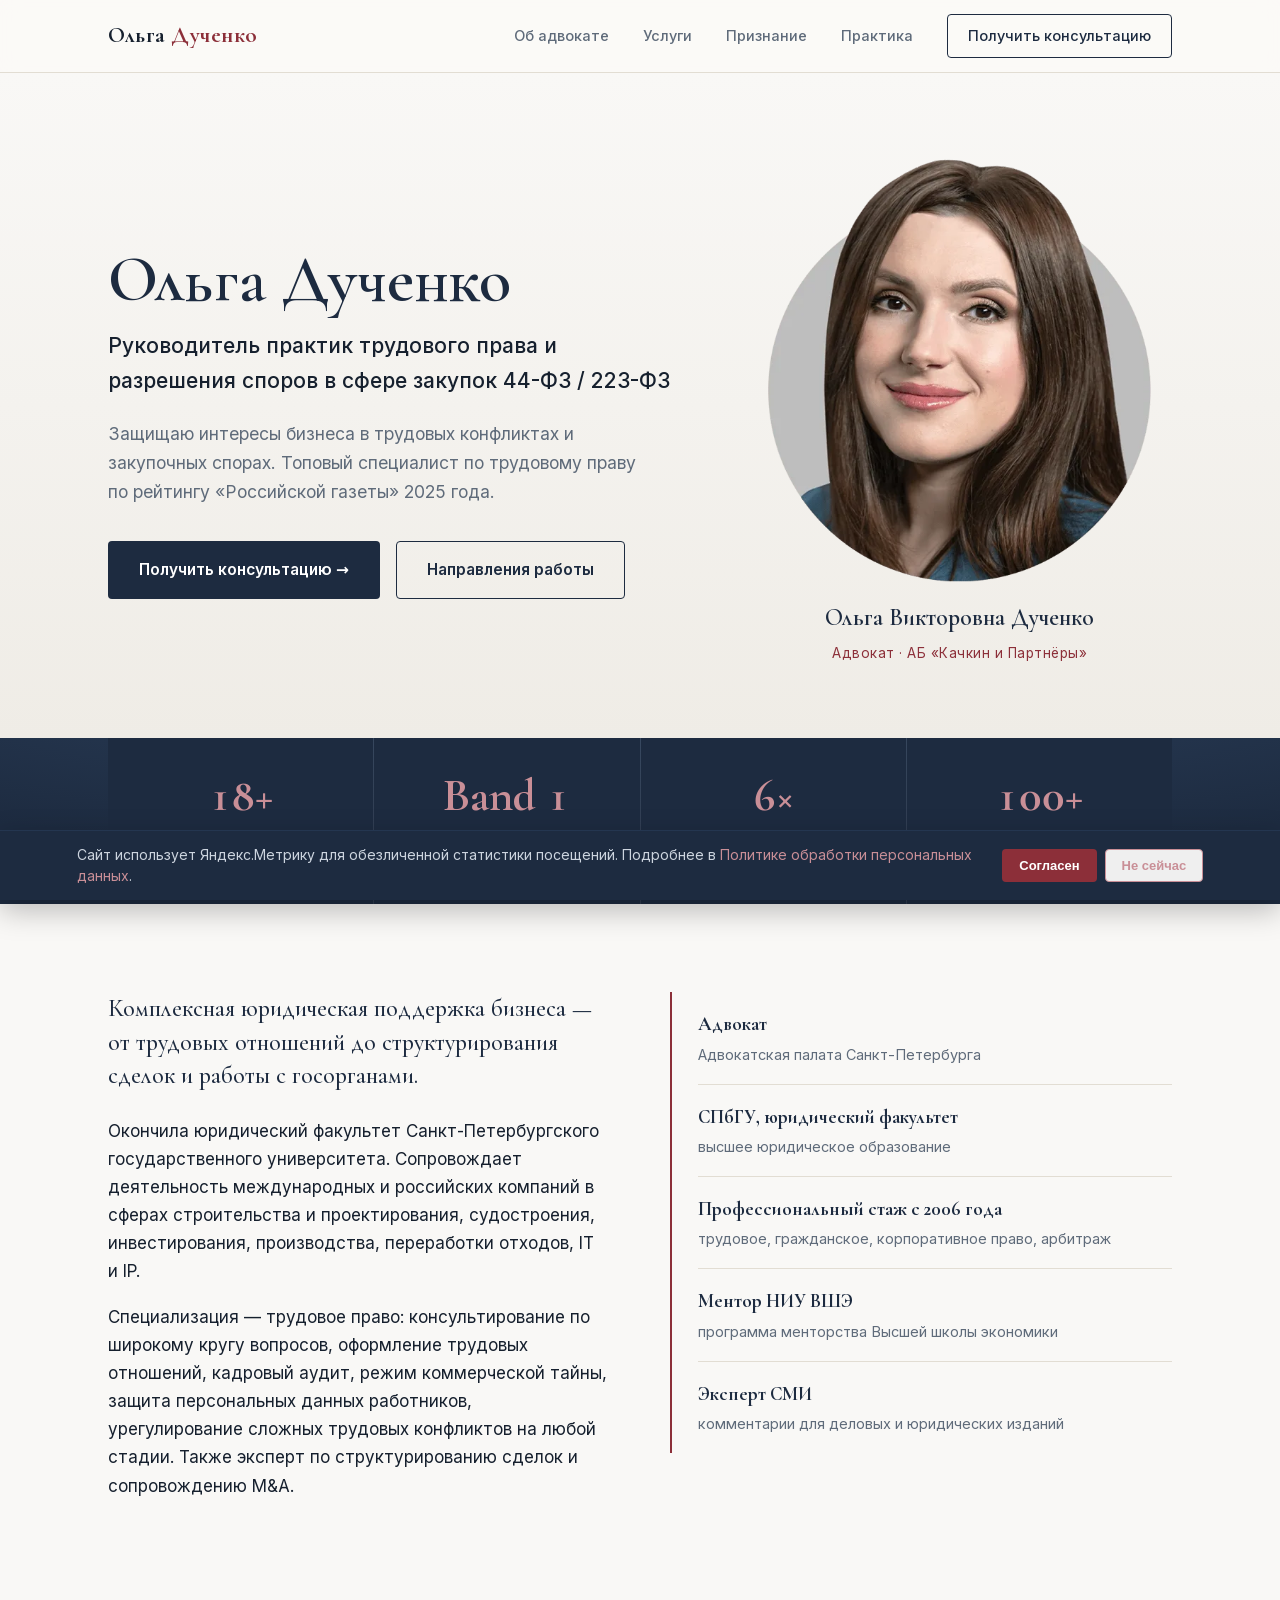
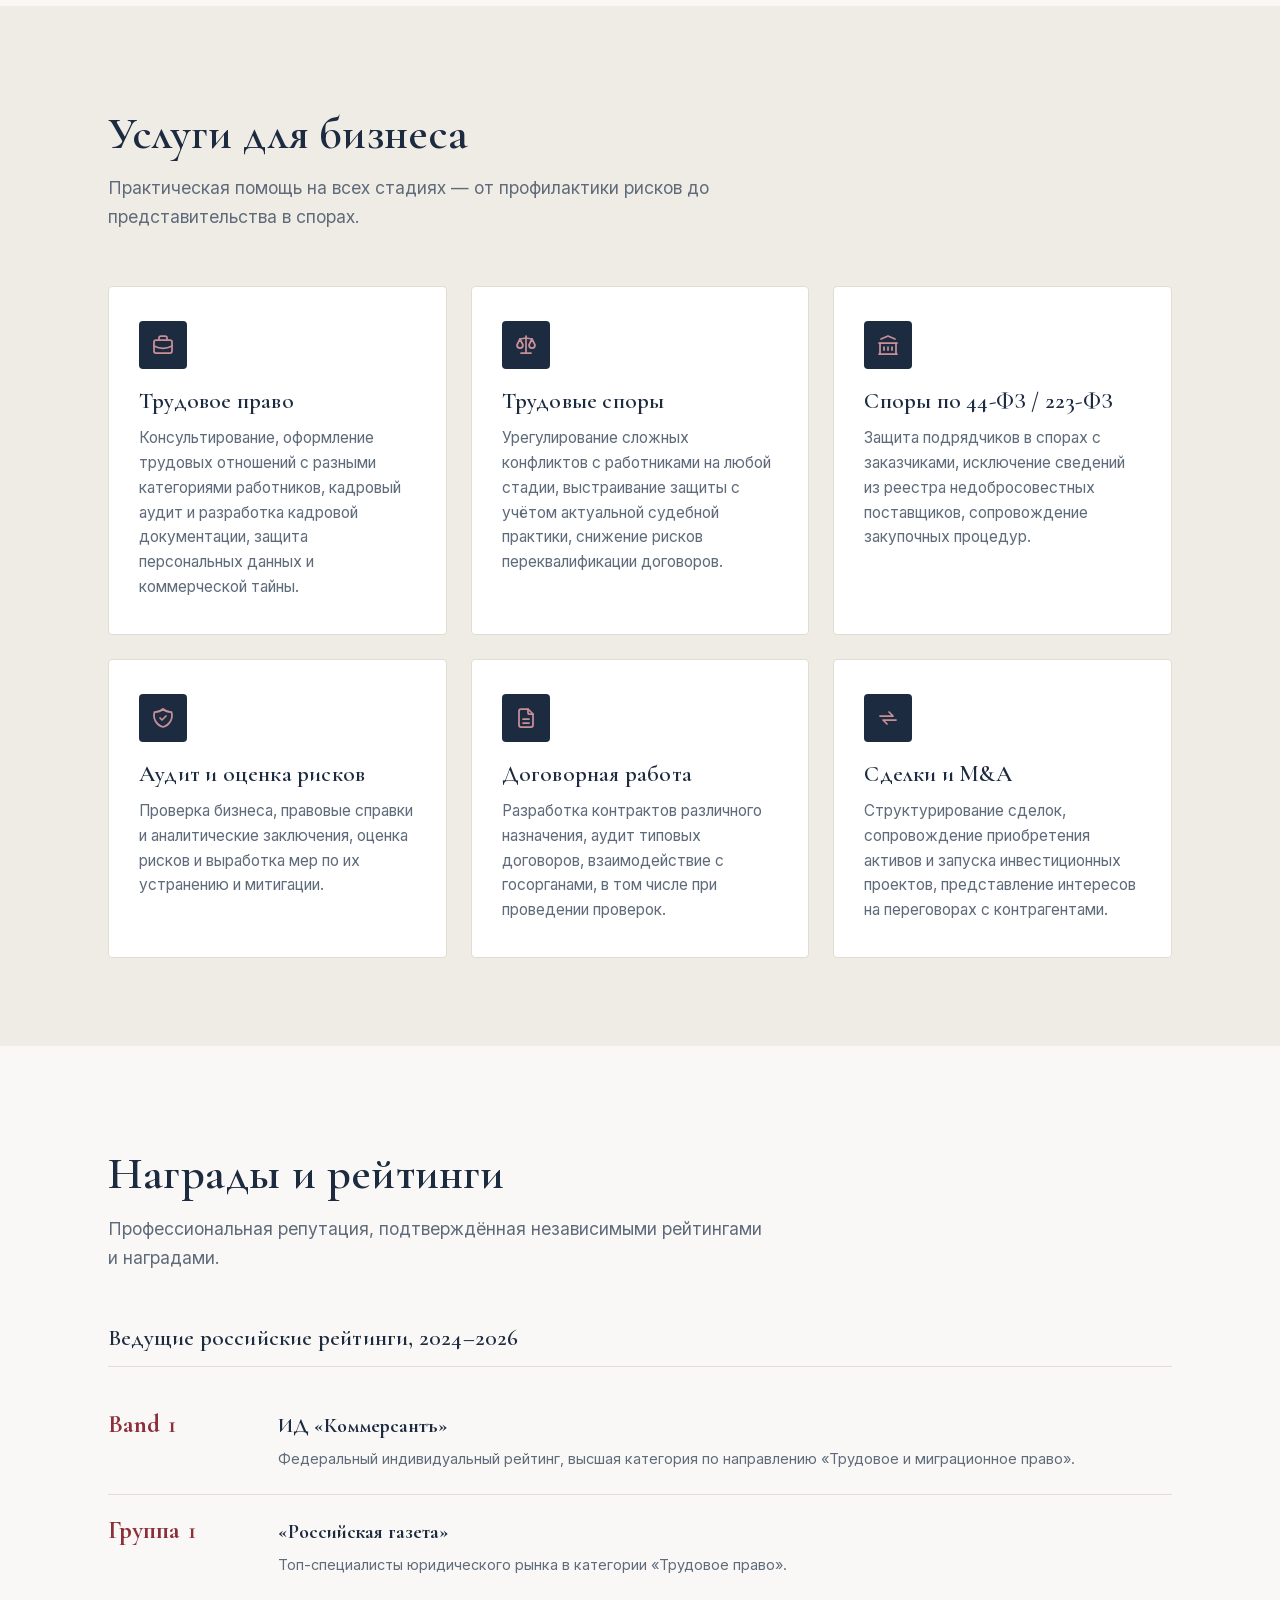
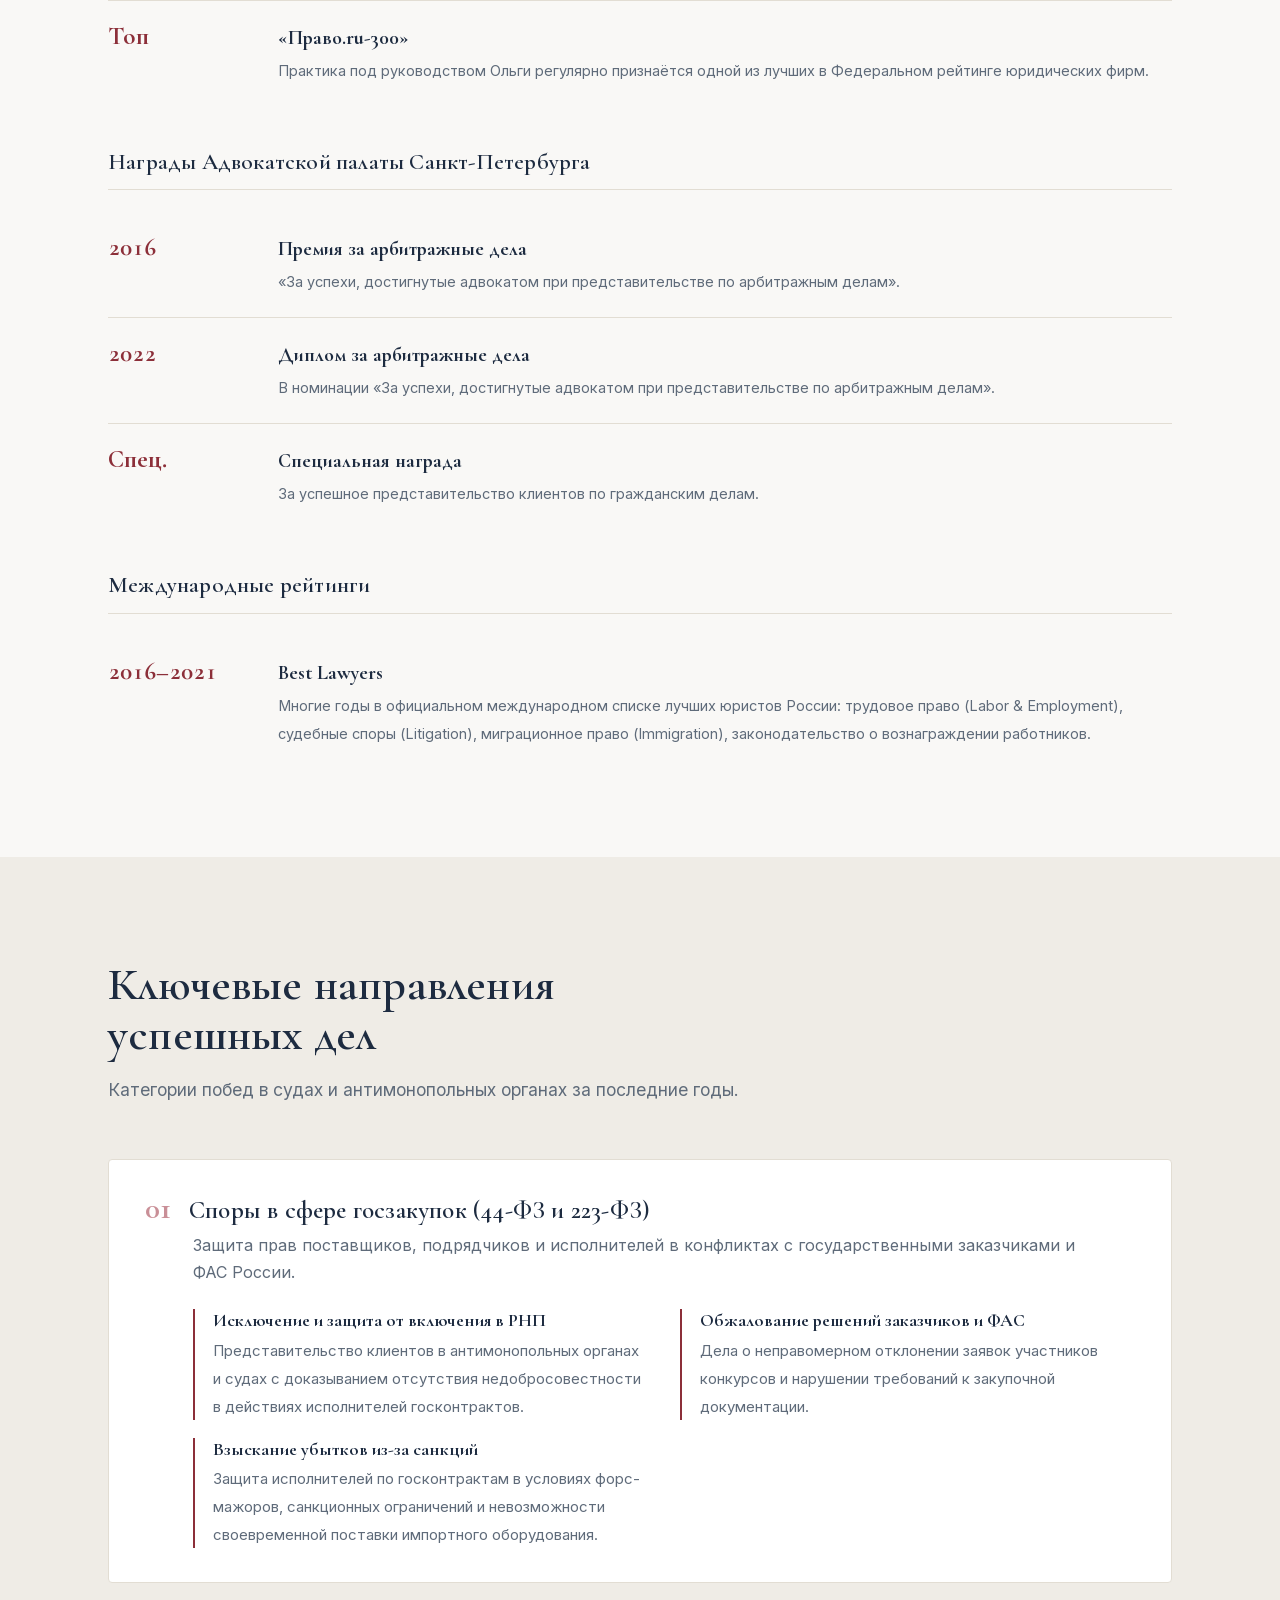
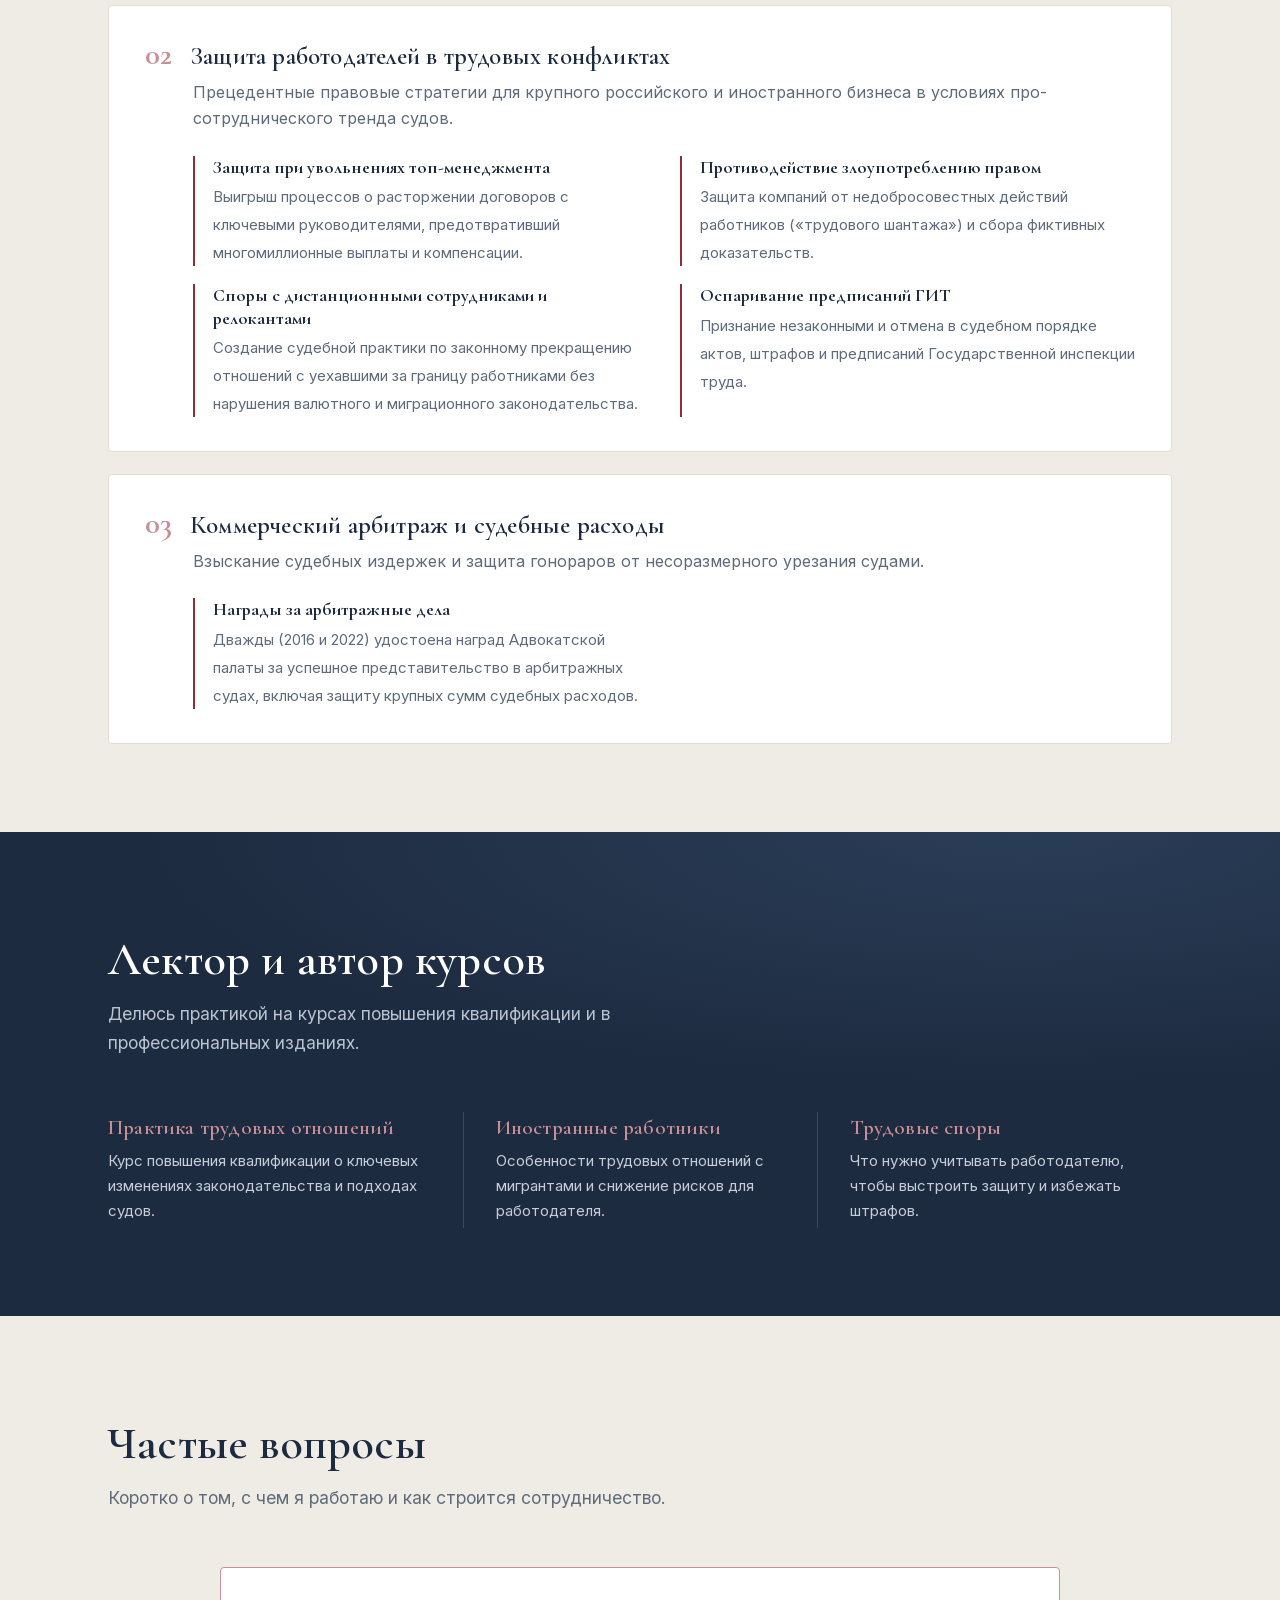
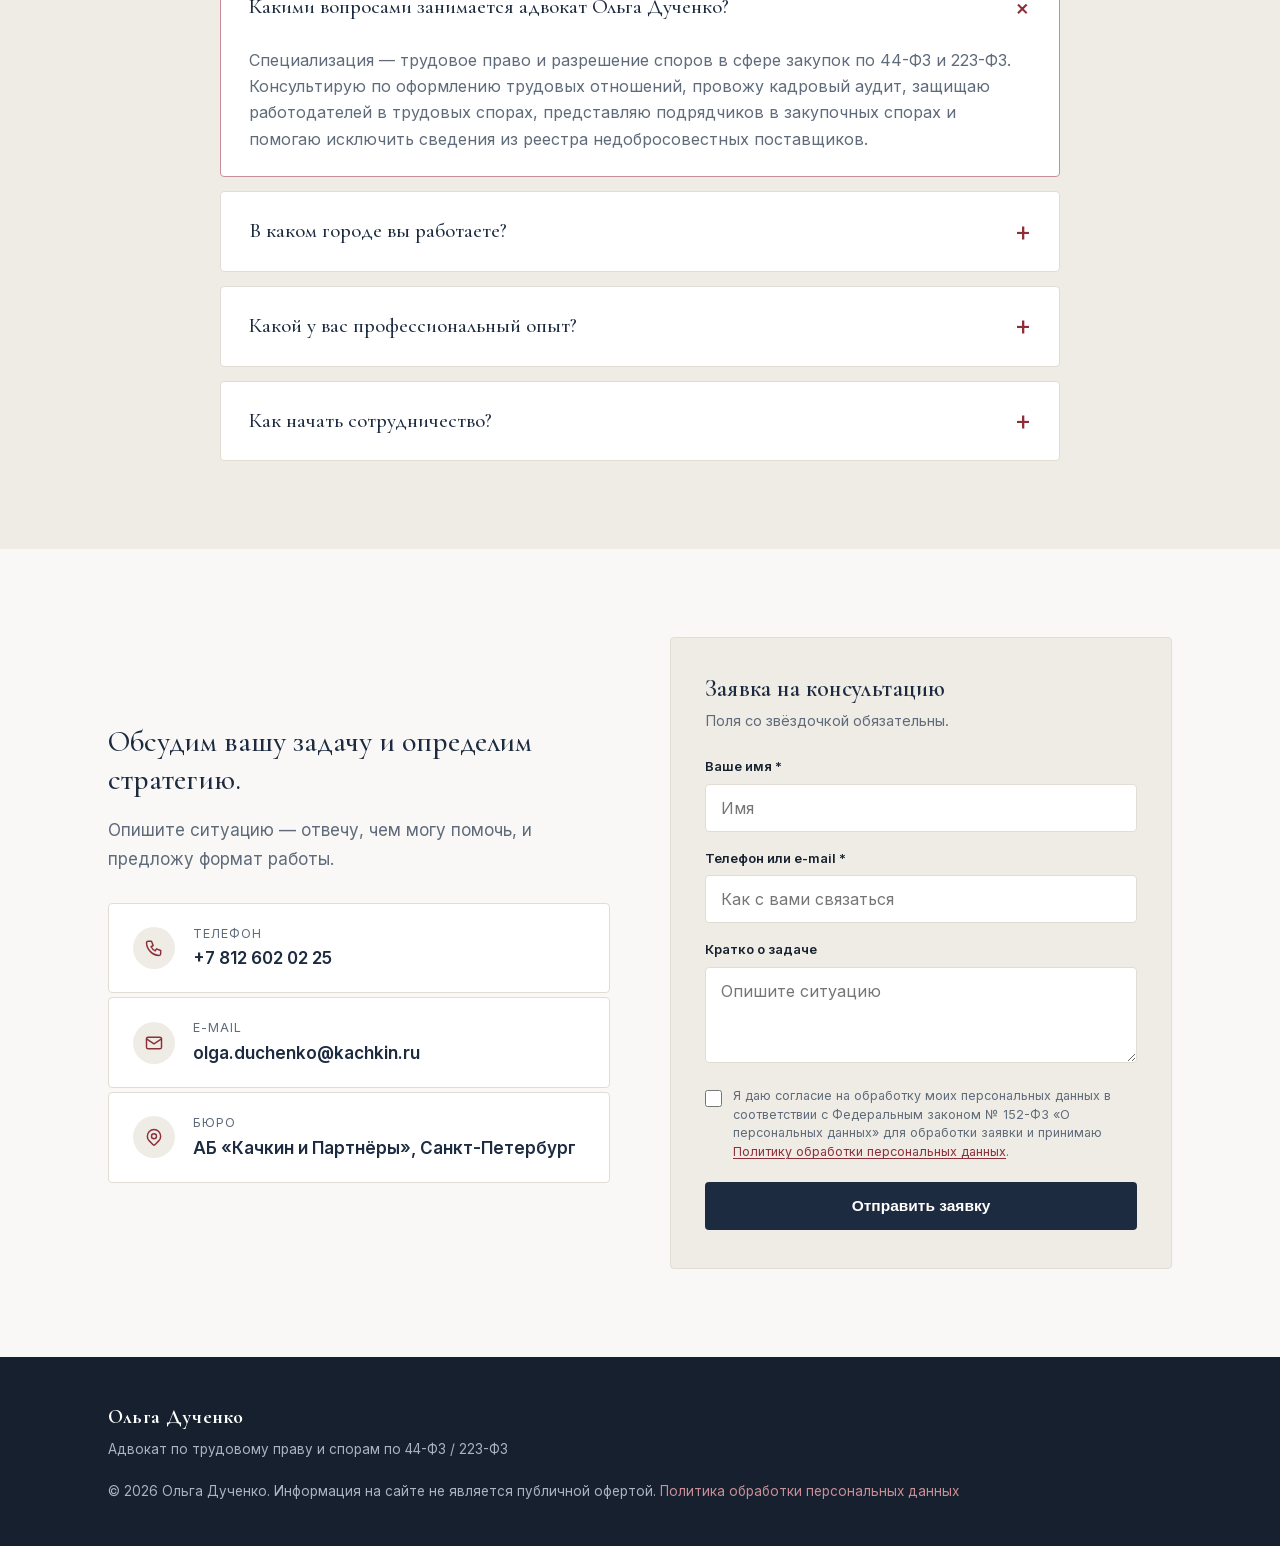
<file: index.html>
<!doctype html>
<html lang="ru">
<head>
<meta charset="utf-8">
<meta name="viewport" content="width=device-width, initial-scale=1, maximum-scale=1">
<title>Адвокат Ольга Дученко — трудовое право и споры по 44-ФЗ / 223-ФЗ в Санкт-Петербурге</title>
<meta name="description" content="Ольга Дученко — адвокат в Санкт-Петербурге, руководитель практик трудового права и разрешения споров в сфере закупок (44-ФЗ, 223-ФЗ). Стаж с 2006 года. Топовый специалист по трудовому праву по рейтингу «Российской газеты» 2025.">
<meta name="keywords" content="адвокат трудовое право, адвокат Санкт-Петербург, трудовые споры, споры 44-ФЗ, споры 223-ФЗ, реестр недобросовестных поставщиков, кадровый аудит, Ольга Дученко, юрист по трудовому праву СПб">
<meta name="author" content="Ольга Дученко">
<meta name="robots" content="index, follow, max-image-preview:large">
<link rel="canonical" href="https://duchenko.ru/">

<meta name="yandex-verification" content="d1031714aebededa" />

<!-- Open Graph -->
<meta property="og:type" content="profile">
<meta property="og:locale" content="ru_RU">
<meta property="og:site_name" content="Адвокат Ольга Дученко">
<meta property="og:title" content="Адвокат Ольга Дученко — трудовое право и споры по 44-ФЗ / 223-ФЗ">
<meta property="og:description" content="Адвокат в Санкт-Петербурге. Трудовое право, трудовые споры, разрешение споров по 44-ФЗ и 223-ФЗ. Стаж с 2006 года.">
<meta property="og:url" content="https://duchenko.ru/">
<meta property="og:image" content="https://duchenko.ru/img/DuchenkoOlga_540px.png">
<meta property="profile:first_name" content="Ольга">
<meta property="profile:last_name" content="Дученко">

<!-- Twitter -->
<meta name="twitter:card" content="summary_large_image">
<meta name="twitter:title" content="Адвокат Ольга Дученко — трудовое право, споры 44-ФЗ / 223-ФЗ">
<meta name="twitter:description" content="Адвокат в Санкт-Петербурге. Трудовое право и закупочные споры. Стаж с 2006 года.">
<meta name="twitter:image" content="https://duchenko.ru/img/DuchenkoOlga_540px.png">

<meta name="theme-color" content="#1d2b40">
<link rel="preload" as="image" href="img/DuchenkoOlga_540px.webp" type="image/webp" fetchpriority="high">
<link rel="preload" as="font" type="font/woff2" href="fonts/Inter-400-cyrillic-e34c5f.woff2" crossorigin>
<link rel="preload" as="font" type="font/woff2" href="fonts/CormorantGaramond-500-cyrillic-44d82a.woff2" crossorigin>
<link rel="stylesheet" href="fonts/fonts.css">

<link rel="apple-touch-icon" sizes="180x180" href="/img/apple-touch-icon.png">
<link rel="icon" type="image/png" sizes="32x32" href="/img/favicon-32x32.png">
<link rel="icon" type="image/png" sizes="16x16" href="/img/favicon-16x16.png">
<link rel="manifest" href="/site.webmanifest">
<style>
  :root{
    --ink:#16202e;
    --navy:#1d2b40;
    --navy-2:#243650;
    /* акцент (гранат): тёмный для светлых фонов, светлый dusty-rose для тёмных */
    --gold:#8c2f39;
    --gold-soft:#c98f97;
    --paper:#f9f8f6;
    --paper-2:#efece6;
    --line:#e2ddd3;
    --muted:#5f6b7a;
    --white:#ffffff;
    --radius:4px;
    --serif:"Cormorant Garamond",Georgia,serif;
    --sans:"Inter",system-ui,-apple-system,sans-serif;
  }
  *{box-sizing:border-box;margin:0;padding:0}
  html{scroll-behavior:smooth}
  body{
    font-family:var(--sans);
    color:var(--ink);
    background:var(--paper);
    line-height:1.65;
    font-size:17px;
    -webkit-font-smoothing:antialiased;
  }
  h1,h2,h3{font-family:var(--serif);font-weight:600;line-height:1.1;letter-spacing:.2px;text-wrap:balance}
  .hero p,.sec-head p,.about p,.cb-intro,.faq details p{text-wrap:pretty}
  a{color:inherit;text-decoration:none}

  /* ACCESSIBILITY */
  .skip{
    position:absolute;left:8px;top:-60px;z-index:100;
    background:var(--navy);color:var(--white);padding:11px 20px;border-radius:var(--radius);
    font-size:14px;font-weight:600;transition:top .2s;
  }
  .skip:focus{top:8px}
  a:focus-visible,button:focus-visible,summary:focus-visible,.consent input:focus-visible{
    outline:2px solid var(--gold);outline-offset:3px;border-radius:var(--radius);
  }
  .field input:focus-visible,.field textarea:focus-visible{outline:2px solid var(--gold);outline-offset:1px}
  .wrap{max-width:1120px;margin:0 auto;padding:0 28px}

  /* HEADER */
  header{
    position:sticky;top:0;z-index:50;
    background:rgba(251,250,247,.88);backdrop-filter:blur(10px);
    border-bottom:1px solid var(--line);
  }
  .nav{display:flex;align-items:center;justify-content:space-between;height:72px}
  .brand{font-family:var(--serif);font-size:23px;font-weight:700;letter-spacing:.5px}
  .brand span{color:var(--gold)}
  .nav-links{display:flex;gap:34px;align-items:center}
  .nav-links a{font-size:14.5px;font-weight:500;color:var(--muted);transition:color .2s}
  .nav-links a:hover{color:var(--ink)}
  .nav-cta{
    font-size:14px;font-weight:600;color:var(--navy)!important;
    border:1px solid var(--navy);padding:9px 20px;border-radius:var(--radius);transition:.2s;
  }
  .nav-cta:hover{background:var(--navy);color:var(--white)!important}
  .burger{display:none;cursor:pointer;background:none;border:0;color:var(--ink);padding:0;line-height:0}
  .burger svg{width:26px;height:26px;stroke-width:1.75}

  /* HERO */
  .hero{background:linear-gradient(180deg,var(--paper) 0%,var(--paper-2) 100%);padding:84px 0 72px}
  .hero-grid{display:grid;grid-template-columns:1.15fr .85fr;gap:64px;align-items:center}
  .hero h1{font-size:clamp(42px,5.2vw,68px);margin:18px 0 14px;color:var(--navy)}
  .hero .role{font-size:21px;color:var(--ink);font-weight:500;margin-bottom:22px}
  .hero p{font-size:17.5px;color:var(--muted);max-width:540px;margin-bottom:34px}
  .hero-actions{display:flex;gap:16px;flex-wrap:wrap}
  .btn{
    display:inline-flex;align-items:center;gap:9px;font-weight:600;font-size:15.5px;
    padding:15px 30px;border-radius:var(--radius);transition:.22s;cursor:pointer;border:1px solid transparent;
  }
  .btn-primary{background:var(--navy);color:var(--white)}
  .btn-primary:hover{background:var(--navy-2);transform:translateY(-1px)}
  .btn-ghost{border-color:var(--navy);color:var(--navy)}
  .btn-ghost:hover{background:var(--navy);color:var(--white)}
  .btn:active{transform:translateY(1px)}
  .portrait{position:relative;display:flex;flex-direction:column;align-items:center}
  .portrait picture{display:contents}
  .portrait .photo{
    width:100%;max-width:440px;height:auto;display:block;
    object-fit:contain;
  }
  .portrait .cap{text-align:center;margin-top:16px}
  .portrait .cap b{font-family:var(--serif);font-size:24px;font-weight:600;display:block;color:var(--navy)}
  .portrait .cap small{color:var(--gold);font-size:13.5px;letter-spacing:.5px}

  /* STRIP */
  .strip{background:radial-gradient(140% 180% at 50% -40%,#2c405c,var(--navy) 62%);color:var(--white)}
  .strip-grid{display:grid;grid-template-columns:repeat(4,1fr);gap:1px;background:rgba(255,255,255,.08)}
  .stat{background:var(--navy);padding:34px 26px;text-align:center}
  .stat .num{font-family:var(--serif);font-size:46px;font-weight:700;color:var(--gold-soft);line-height:1;font-variant-numeric:tabular-nums}
  .stat .lbl{font-size:13.5px;color:#b9c2cf;margin-top:8px;letter-spacing:.3px}

  /* SECTIONS */
  section{padding:88px 0}
  .sec-head{max-width:720px;margin-bottom:54px}
  .sec-head h2{font-size:clamp(32px,4vw,46px);color:var(--navy);margin:14px 0 16px}
  .sec-head p{color:var(--muted);font-size:17.5px}

  /* ABOUT */
  .about-grid{display:grid;grid-template-columns:1fr 1fr;gap:60px;align-items:start}
  .about p{color:var(--ink);margin-bottom:18px}
  .about .lead{font-family:var(--serif);font-size:24px;line-height:1.4;color:var(--navy);margin-bottom:24px}
  .creds{border-left:2px solid var(--gold);padding-left:26px}
  .cred{padding:16px 0;border-bottom:1px solid var(--line)}
  .cred:last-child{border-bottom:0}
  .cred b{display:block;font-family:var(--serif);font-size:19px;color:var(--navy)}
  .cred span{font-size:14.5px;color:var(--muted)}

  /* SERVICES */
  .services{background:var(--paper-2)}
  .cards{display:grid;grid-template-columns:repeat(3,1fr);gap:24px}
  .card{
    background:var(--white);border:1px solid var(--line);border-radius:4px;padding:34px 30px;
    transition:.25s;
  }
  .card:hover{transform:translateY(-4px);box-shadow:0 22px 50px -30px rgba(29,43,64,.4);border-color:var(--gold-soft)}
  .card .ic{
    width:48px;height:48px;border-radius:var(--radius);background:var(--navy);color:var(--gold-soft);
    display:flex;align-items:center;justify-content:center;margin-bottom:20px;
  }
  .card .ic svg{width:24px;height:24px;stroke-width:1.75}
  .card h3{font-size:23px;color:var(--navy);margin-bottom:12px}
  .card p{font-size:15.5px;color:var(--muted);line-height:1.6}

  /* AWARDS */
  .award-group{margin-bottom:44px}
  .award-group:last-child{margin-bottom:0}
  .ag-title{
    font-size:23px;color:var(--navy);margin-bottom:22px;padding-bottom:14px;
    border-bottom:1px solid var(--line);display:flex;align-items:baseline;gap:12px;flex-wrap:wrap;
  }
  .awards-grid{display:flex;flex-direction:column}
  .award{
    display:grid;grid-template-columns:140px 1fr;gap:30px;align-items:baseline;
    padding:22px 0;border-bottom:1px solid var(--line);
  }
  .award:last-child{border-bottom:0}
  .award .yr{
    font-family:var(--serif);font-size:25px;font-weight:700;color:var(--gold);
    line-height:1.1;font-variant-numeric:tabular-nums;
  }
  .award b{display:block;color:var(--navy);font-family:var(--serif);font-size:20px;margin-bottom:6px;line-height:1.2}
  .award span{font-size:14.5px;color:var(--muted);line-height:1.55}
  @media(max-width:560px){.award{grid-template-columns:1fr;gap:6px;padding:18px 0}}

  /* CASES */
  .case-block{
    background:var(--white);border:1px solid var(--line);border-radius:4px;
    padding:34px 36px;margin-bottom:22px;
  }
  .case-block:last-child{margin-bottom:0}
  .cb-head{display:flex;align-items:baseline;gap:18px;margin-bottom:8px}
  .cb-num{font-family:var(--serif);font-size:30px;font-weight:700;color:var(--gold-soft);line-height:1}
  .cb-head h3{font-size:25px;color:var(--navy)}
  .cb-intro{color:var(--muted);font-size:16px;margin:0 0 24px 48px}
  .case-list{display:grid;grid-template-columns:1fr 1fr;gap:18px 32px;margin-left:48px}
  .case-item{padding-left:18px;border-left:2px solid var(--gold)}
  .case-item b{display:block;font-family:var(--serif);font-size:18px;color:var(--navy);margin-bottom:4px;line-height:1.25}
  .case-item span{font-size:15px;color:var(--muted);line-height:1.55}

  /* EXPERTISE / TEACHING */
  .teach{background:radial-gradient(120% 90% at 80% 0,#2a3d57,var(--navy) 58%);color:var(--white)}
  .teach .sec-head h2{color:var(--white)}
  .teach .sec-head p{color:#b9c2cf}
  .courses{display:grid;grid-template-columns:repeat(3,1fr);gap:0}
  .course{padding:4px 32px;border-left:1px solid rgba(255,255,255,.14)}
  .course:first-child{padding-left:0;border-left:0}
  .course h3{font-size:21px;color:var(--gold-soft);margin-bottom:10px}
  .course p{font-size:15px;color:#c6cdd8}
  @media(max-width:760px){
    .courses{grid-template-columns:1fr}
    .course{border-left:0;border-top:1px solid rgba(255,255,255,.14);padding:24px 0}
    .course:first-child{border-top:0;padding-top:0}
  }

  /* FAQ */
  .faq{max-width:840px;margin:0 auto;display:flex;flex-direction:column;gap:14px}
  .faq details{
    background:var(--white);border:1px solid var(--line);border-radius:4px;
    padding:0 28px;transition:border-color .2s;
  }
  .faq details[open]{border-color:var(--gold-soft)}
  .faq summary{
    list-style:none;cursor:pointer;padding:22px 0;font-family:var(--serif);
    font-size:21px;color:var(--navy);display:flex;justify-content:space-between;align-items:center;gap:18px;
  }
  .faq summary::-webkit-details-marker{display:none}
  .faq summary::after{content:"+";font-size:26px;color:var(--gold);font-family:var(--sans);line-height:1;transition:transform .2s}
  .faq details[open] summary::after{transform:rotate(45deg)}
  .faq details p{padding:0 0 24px;color:var(--muted);font-size:16px;line-height:1.65}

  /* CONTACT */
  .contact-grid{display:grid;grid-template-columns:1fr 1fr;gap:60px;align-items:center}
  .contact .lead{font-family:var(--serif);font-size:30px;color:var(--navy);line-height:1.25;margin-bottom:18px}
  .contact p{color:var(--muted);margin-bottom:30px}
  .ct-list{display:flex;flex-direction:column;gap:4px}
  .ct{
    display:flex;align-items:center;gap:18px;padding:20px 24px;background:var(--white);
    border:1px solid var(--line);border-radius:4px;transition:.2s;
  }
  .ct:hover{border-color:var(--gold-soft);transform:translateX(4px)}
  .ct .k{width:42px;height:42px;border-radius:50%;background:var(--paper-2);display:flex;align-items:center;justify-content:center;color:var(--gold);flex-shrink:0}
  .ct .k svg{width:20px;height:20px;stroke-width:1.75}
  .ct small{display:block;font-size:12.5px;letter-spacing:1px;text-transform:uppercase;color:var(--muted)}
  .ct b{font-size:17px;color:var(--navy);font-weight:600}
  .form{background:var(--paper-2);border:1px solid var(--line);border-radius:var(--radius);padding:38px 34px}
  .form h3{font-size:24px;color:var(--navy);margin-bottom:6px}
  .form>p{font-size:14.5px;color:var(--muted);margin-bottom:24px}
  .field{margin-bottom:16px}
  .field label{display:block;font-size:13px;font-weight:600;color:var(--ink);margin-bottom:6px}
  .field input,.field textarea{
    width:100%;padding:13px 15px;border:1px solid var(--line);border-radius:var(--radius);
    font-family:var(--sans);font-size:16px;background:var(--white);color:var(--ink);
  }
  .field input:focus,.field textarea:focus{outline:none;border-color:var(--gold)}
  .field textarea{resize:vertical;min-height:96px}
  .form .btn-primary{width:100%;justify-content:center;border:0}
  .consent{display:flex;gap:11px;align-items:flex-start;margin-bottom:20px;cursor:pointer}
  .consent input{margin-top:3px;width:17px;height:17px;flex-shrink:0;accent-color:var(--navy);cursor:pointer}
  .consent span{font-size:12.5px;line-height:1.5;color:var(--muted)}
  .consent span a{color:var(--gold);text-decoration:underline;text-underline-offset:2px}

  /* FOOTER */
  footer{background:var(--ink);color:#aab3c0;padding:44px 0}
  .foot{display:flex;justify-content:space-between;align-items:center;flex-wrap:wrap;gap:18px}
  .foot .brand{color:var(--white);font-size:20px}
  .foot small{font-size:13.5px}
  .foot a{color:var(--gold-soft)}

  @media(max-width:900px){
    .hero-grid,.about-grid,.contact-grid{grid-template-columns:1fr;gap:44px}
    .cards{grid-template-columns:1fr 1fr}
    .strip-grid{grid-template-columns:1fr 1fr}
    .awards-grid{grid-template-columns:1fr}
    /* целостный профиль: фото сверху, контент по центру */
    .hero-grid{text-align:center;gap:30px}
    .hero-grid>div:first-child{order:2}
    .portrait{order:1;max-width:none}
    .hero p{margin-left:auto;margin-right:auto}
    .hero-actions{justify-content:center}
    .portrait .photo{max-width:240px;margin:0 auto}
    .portrait .cap{display:none}
    .nav-links{display:none}
    .nav-links.open{
      display:flex;flex-direction:column;position:absolute;top:72px;left:0;right:0;
      background:var(--paper);border-bottom:1px solid var(--line);padding:20px 28px;gap:18px;
    }
    .burger{display:block}
  }
  @media(max-width:560px){
    .cards,.strip-grid{grid-template-columns:1fr}
    section{padding:60px 0}
    .hero{padding:54px 0}
    .case-block{padding:26px 22px}
    .cb-intro,.case-list{margin-left:0}
    .hero-actions{flex-direction:column;gap:12px;width:100%;max-width:340px;margin:0 auto}
    .hero-actions .btn{width:100%;justify-content:center;padding:16px 24px}
  }
  @media(max-width:760px){
    .case-list{grid-template-columns:1fr}
  }
  /* плашка о сборе статистики */
  .cookie-notice[hidden]{display:none}
  .cookie-notice{
    position:fixed;left:14px;right:14px;bottom:14px;z-index:1000;
    background:var(--navy);color:var(--paper);
    border:1px solid var(--navy-2);border-radius:var(--radius);
    box-shadow:0 10px 30px rgba(0,0,0,.26);
    padding:14px 16px;max-width:420px;margin:0 auto;
  }
  .cookie-notice p{font-size:12.5px;line-height:1.45;color:#cdd5df;margin-bottom:11px}
  .cookie-notice a{color:var(--gold-soft)}
  .cookie-notice .cookie-actions{display:flex;gap:8px}
  .cookie-notice .btn{padding:8px 16px;font-size:13px}
  .cookie-notice .btn-primary{background:var(--gold);color:var(--white)}
  .cookie-notice .btn-primary:hover{background:#9c3742}
  .cookie-notice .btn-ghost{border-color:var(--gold-soft);color:var(--gold-soft)}
  .cookie-notice .btn-ghost:hover{background:rgba(201,143,151,.14)}
  /* десктоп: строка во всю ширину, прибитая к низу */
  @media(min-width:720px){
    .cookie-notice{
      left:0;right:0;bottom:0;max-width:none;margin:0;border-radius:0;
      border:0;border-top:1px solid var(--navy-2);
      display:flex;align-items:center;gap:24px;
      padding:14px clamp(24px,6vw,80px);
    }
    .cookie-notice p{margin:0;font-size:14px;flex:1}
    .cookie-notice .cookie-actions{flex-shrink:0}
  }
</style>

<script type="application/ld+json">
{
  "@context": "https://schema.org",
  "@graph": [
    {
      "@type": "WebSite",
      "@id": "https://duchenko.ru/#website",
      "url": "https://duchenko.ru/",
      "name": "Адвокат Ольга Дученко",
      "inLanguage": "ru-RU",
      "about": { "@id": "https://duchenko.ru/#attorney" },
      "publisher": { "@id": "https://duchenko.ru/#attorney" }
    },
    {
      "@type": "Attorney",
      "@id": "https://duchenko.ru/#attorney",
      "name": "Ольга Викторовна Дученко",
      "image": "https://duchenko.ru/img/DuchenkoOlga_540px.png",
      "url": "https://duchenko.ru/",
      "jobTitle": "Адвокат, руководитель практик трудового права и разрешения споров по 44-ФЗ / 223-ФЗ",
      "email": "olga.duchenko@kachkin.ru",
      "telephone": "+7-812-602-0225",
      "knowsLanguage": ["ru"],
      "sameAs": [
        "https://www.kachkin.ru/duchenko-olga/",
        "https://legalacademy.ru/speaker/5442530"
      ],
      "worksFor": {
        "@type": "Organization",
        "name": "Адвокатское бюро «Качкин и Партнёры»",
        "url": "https://www.kachkin.ru/"
      },
      "alumniOf": {
        "@type": "CollegeOrUniversity",
        "name": "Санкт-Петербургский государственный университет"
      },
      "areaServed": { "@type": "Country", "name": "Россия" },
      "address": {
        "@type": "PostalAddress",
        "addressLocality": "Санкт-Петербург",
        "addressCountry": "RU"
      },
      "knowsAbout": [
        "Трудовое право",
        "Трудовые споры",
        "Разрешение споров по 44-ФЗ",
        "Разрешение споров по 223-ФЗ",
        "Реестр недобросовестных поставщиков",
        "Кадровый аудит",
        "Структурирование сделок",
        "Корпоративное право"
      ],
      "award": [
        "ИД «Коммерсантъ» — Band 1 по трудовому и миграционному праву (Федеральный индивидуальный рейтинг)",
        "«Российская газета» — Группа 1 по трудовому праву",
        "«Право.ru-300» — практика в Федеральном рейтинге юридических фирм",
        "Best Lawyers 2016–2021: трудовое право, судебные споры, миграционное право, законодательство о вознаграждении работников",
        "Премия Адвокатской палаты Санкт-Петербурга за арбитражные дела (2016, 2022)",
        "Специальная награда Адвокатской палаты Санкт-Петербурга за гражданские дела"
      ]
    },
    {
      "@type": "LegalService",
      "@id": "https://duchenko.ru/#service",
      "name": "Адвокат Ольга Дученко — трудовое право и закупочные споры",
      "image": "https://duchenko.ru/img/DuchenkoOlga_540px.png",
      "url": "https://duchenko.ru/",
      "telephone": "+7-812-602-0225",
      "email": "olga.duchenko@kachkin.ru",
      "priceRange": "от 19 000 ₽/час",
      "offers": {
        "@type": "Offer",
        "name": "Консультация адвоката",
        "priceCurrency": "RUB",
        "price": "19000",
        "unitText": "час",
        "url": "https://duchenko.ru/#contact"
      },
      "provider": { "@id": "https://duchenko.ru/#attorney" },
      "areaServed": { "@type": "Country", "name": "Россия" },
      "address": {
        "@type": "PostalAddress",
        "addressLocality": "Санкт-Петербург",
        "addressCountry": "RU"
      },
      "hasOfferCatalog": {
        "@type": "OfferCatalog",
        "name": "Юридические услуги",
        "itemListElement": [
          { "@type": "Offer", "itemOffered": { "@type": "Service", "name": "Трудовое право: консультирование и оформление отношений" } },
          { "@type": "Offer", "itemOffered": { "@type": "Service", "name": "Трудовые споры" } },
          { "@type": "Offer", "itemOffered": { "@type": "Service", "name": "Споры по 44-ФЗ и 223-ФЗ" } },
          { "@type": "Offer", "itemOffered": { "@type": "Service", "name": "Кадровый аудит и оценка рисков" } },
          { "@type": "Offer", "itemOffered": { "@type": "Service", "name": "Договорная работа" } },
          { "@type": "Offer", "itemOffered": { "@type": "Service", "name": "Сопровождение сделок и M&A" } }
        ]
      }
    },
    {
      "@type": "FAQPage",
      "@id": "https://duchenko.ru/#faq",
      "mainEntity": [
        {
          "@type": "Question",
          "name": "Какими вопросами занимается адвокат Ольга Дученко?",
          "acceptedAnswer": { "@type": "Answer", "text": "Ольга Дученко специализируется на трудовом праве и разрешении споров в сфере закупок по 44-ФЗ и 223-ФЗ. Она консультирует по оформлению трудовых отношений, проводит кадровый аудит, защищает интересы работодателей в трудовых спорах, а также представляет подрядчиков в закупочных спорах и помогает исключить сведения из реестра недобросовестных поставщиков." }
        },
        {
          "@type": "Question",
          "name": "В каком городе работает адвокат Ольга Дученко?",
          "acceptedAnswer": { "@type": "Answer", "text": "Ольга Дученко работает в Санкт-Петербурге в адвокатском бюро «Качкин и Партнёры» и сопровождает российские и международные компании по всей России." }
        },
        {
          "@type": "Question",
          "name": "Какой профессиональный опыт у Ольги Дученко?",
          "acceptedAnswer": { "@type": "Answer", "text": "Профессиональный стаж с 2006 года. Окончила юридический факультет СПбГУ. В 2025 году признана топовым специалистом (группа 1) по трудовому праву в рейтинге «Российской газеты», в 2016–2021 годах входила в рейтинг Best Lawyers." }
        },
        {
          "@type": "Question",
          "name": "Как связаться с адвокатом Ольгой Дученко?",
          "acceptedAnswer": { "@type": "Answer", "text": "Позвонить по телефону +7 812 602 02 25, написать на e-mail olga.duchenko@kachkin.ru или оставить заявку на консультацию через форму на сайте." }
        }
      ]
    }
  ]
}
</script>
</head>
<body>

<a href="#top" class="skip">К содержанию</a>

<header>
  <div class="wrap nav">
    <a href="#top" class="brand">Ольга <span>Дученко</span></a>
    <nav class="nav-links" id="menu">
      <a href="#about">Об адвокате</a>
      <a href="#services">Услуги</a>
      <a href="#awards">Признание</a>
      <a href="#cases">Практика</a>
      <a href="#contact" class="nav-cta">Получить консультацию</a>
    </nav>
    <button class="burger" id="burger" aria-label="Меню" aria-expanded="false">
      <svg viewBox="0 0 24 24" fill="none" stroke="currentColor" stroke-linecap="round" stroke-linejoin="round" aria-hidden="true"><path d="M4 6h16M4 12h16M4 18h16"/></svg>
    </button>
  </div>
</header>

<main id="top">

  <!-- HERO -->
  <section class="hero">
    <div class="wrap hero-grid">
      <div>
        <h1>Ольга Дученко</h1>
        <div class="role">Руководитель практик трудового права и разрешения споров в сфере закупок 44-ФЗ / 223-ФЗ</div>
        <p>Защищаю интересы бизнеса в трудовых конфликтах и закупочных спорах. Топовый специалист по трудовому праву по рейтингу «Российской газеты» 2025 года.</p>
        <div class="hero-actions">
          <a href="#contact" class="btn btn-primary">Получить консультацию →</a>
          <a href="#services" class="btn btn-ghost">Направления работы</a>
        </div>
      </div>
      <div class="portrait">
        <picture>
          <source srcset="img/DuchenkoOlga_540px.webp" type="image/webp">
          <img src="img/DuchenkoOlga_540px.png" alt="Ольга Викторовна Дученко — адвокат" class="photo" width="600" height="600" fetchpriority="high" decoding="async">
        </picture>
        <div class="cap">
          <b>Ольга Викторовна Дученко</b>
          <small>Адвокат · АБ «Качкин и Партнёры»</small>
        </div>
      </div>
    </div>
  </section>

  <!-- STRIP -->
  <div class="strip">
    <div class="wrap"><div class="strip-grid">
      <div class="stat"><div class="num">18+</div><div class="lbl">лет в профессии</div></div>
      <div class="stat"><div class="num">Band 1</div><div class="lbl">по трудовому праву в ведущих рейтингах</div></div>
      <div class="stat"><div class="num">6×</div><div class="lbl">в рейтинге Best Lawyers</div></div>
      <div class="stat"><div class="num">100+</div><div class="lbl">статей и публикаций</div></div>
    </div></div>
  </div>

  <!-- ABOUT -->
  <section id="about" class="about">
    <div class="wrap">
      <div class="about-grid">
        <div>
          <p class="lead">Комплексная юридическая поддержка бизнеса — от трудовых отношений до структурирования сделок и работы с госорганами.</p>
          <p>Окончила юридический факультет Санкт-Петербургского государственного университета. Сопровождает деятельность международных и российских компаний в сферах строительства и проектирования, судостроения, инвестирования, производства, переработки отходов, IT и IP.</p>
          <p>Специализация — трудовое право: консультирование по широкому кругу вопросов, оформление трудовых отношений, кадровый аудит, режим коммерческой тайны, защита персональных данных работников, урегулирование сложных трудовых конфликтов на любой стадии. Также эксперт по структурированию сделок и сопровождению M&A.</p>
        </div>
        <div class="creds">
          <div class="cred"><b>Адвокат</b><span>Адвокатская палата Санкт-Петербурга</span></div>
          <div class="cred"><b>СПбГУ, юридический факультет</b><span>высшее юридическое образование</span></div>
          <div class="cred"><b>Профессиональный стаж с 2006 года</b><span>трудовое, гражданское, корпоративное право, арбитраж</span></div>
          <div class="cred"><b>Ментор НИУ ВШЭ</b><span>программа менторства Высшей школы экономики</span></div>
          <div class="cred"><b>Эксперт СМИ</b><span>комментарии для деловых и юридических изданий</span></div>
        </div>
      </div>
    </div>
  </section>

  <!-- SERVICES -->
  <section id="services" class="services">
    <div class="wrap">
      <div class="sec-head">
        <h2>Услуги для бизнеса</h2>
        <p>Практическая помощь на всех стадиях — от профилактики рисков до представительства в спорах.</p>
      </div>
      <div class="cards">
        <div class="card">
          <div class="ic"><svg viewBox="0 0 24 24" fill="none" stroke="currentColor" stroke-linecap="round" stroke-linejoin="round" aria-hidden="true"><path d="M3 9a2 2 0 0 1 2 -2h14a2 2 0 0 1 2 2v9a2 2 0 0 1 -2 2h-14a2 2 0 0 1 -2 -2z"/><path d="M8 7v-2a2 2 0 0 1 2 -2h4a2 2 0 0 1 2 2v2"/><path d="M3 13a20 20 0 0 0 18 0"/></svg></div>
          <h3>Трудовое право</h3>
          <p>Консультирование, оформление трудовых отношений с разными категориями работников, кадровый аудит и разработка кадровой документации, защита персональных данных и коммерческой тайны.</p>
        </div>
        <div class="card">
          <div class="ic"><svg viewBox="0 0 24 24" fill="none" stroke="currentColor" stroke-linecap="round" stroke-linejoin="round" aria-hidden="true"><path d="M7 20h10"/><path d="M6 6l6 -1l6 1"/><path d="M12 3v17"/><path d="M9 12l-3 -6l-3 6a3 3 0 0 0 6 0"/><path d="M21 12l-3 -6l-3 6a3 3 0 0 0 6 0"/></svg></div>
          <h3>Трудовые споры</h3>
          <p>Урегулирование сложных конфликтов с работниками на любой стадии, выстраивание защиты с учётом актуальной судебной практики, снижение рисков переквалификации договоров.</p>
        </div>
        <div class="card">
          <div class="ic"><svg viewBox="0 0 24 24" fill="none" stroke="currentColor" stroke-linecap="round" stroke-linejoin="round" aria-hidden="true"><path d="M3 21h18"/><path d="M3 10h18"/><path d="M5 6l7 -3l7 3"/><path d="M4 10v11"/><path d="M20 10v11"/><path d="M8 14v3"/><path d="M12 14v3"/><path d="M16 14v3"/></svg></div>
          <h3>Споры по 44-ФЗ / 223-ФЗ</h3>
          <p>Защита подрядчиков в спорах с заказчиками, исключение сведений из реестра недобросовестных поставщиков, сопровождение закупочных процедур.</p>
        </div>
        <div class="card">
          <div class="ic"><svg viewBox="0 0 24 24" fill="none" stroke="currentColor" stroke-linecap="round" stroke-linejoin="round" aria-hidden="true"><path d="M12 3a12 12 0 0 0 8.5 3a12 12 0 0 1 -8.5 15a12 12 0 0 1 -8.5 -15a12 12 0 0 0 8.5 -3"/><path d="M9 12l2 2l4 -4"/></svg></div>
          <h3>Аудит и оценка рисков</h3>
          <p>Проверка бизнеса, правовые справки и аналитические заключения, оценка рисков и выработка мер по их устранению и митигации.</p>
        </div>
        <div class="card">
          <div class="ic"><svg viewBox="0 0 24 24" fill="none" stroke="currentColor" stroke-linecap="round" stroke-linejoin="round" aria-hidden="true"><path d="M14 3v4a1 1 0 0 0 1 1h4"/><path d="M17 21h-10a2 2 0 0 1 -2 -2v-14a2 2 0 0 1 2 -2h7l5 5v11a2 2 0 0 1 -2 2z"/><path d="M9 13h6"/><path d="M9 17h6"/></svg></div>
          <h3>Договорная работа</h3>
          <p>Разработка контрактов различного назначения, аудит типовых договоров, взаимодействие с госорганами, в том числе при проведении проверок.</p>
        </div>
        <div class="card">
          <div class="ic"><svg viewBox="0 0 24 24" fill="none" stroke="currentColor" stroke-linecap="round" stroke-linejoin="round" aria-hidden="true"><path d="M4 10h13l-4 -4"/><path d="M20 14h-13l4 4"/></svg></div>
          <h3>Сделки и M&A</h3>
          <p>Структурирование сделок, сопровождение приобретения активов и запуска инвестиционных проектов, представление интересов на переговорах с контрагентами.</p>
        </div>
      </div>
    </div>
  </section>

  <!-- AWARDS -->
  <section id="awards">
    <div class="wrap">
      <div class="sec-head">
        <h2>Награды и рейтинги</h2>
        <p>Профессиональная репутация, подтверждённая независимыми рейтингами и наградами.</p>
      </div>
      <div class="award-group">
        <h3 class="ag-title">Ведущие российские рейтинги, 2024–2026</h3>
        <div class="awards-grid">
          <div class="award">
            <div class="yr">Band 1</div>
            <div><b>ИД «Коммерсантъ»</b><span>Федеральный индивидуальный рейтинг, высшая категория по направлению «Трудовое и миграционное право».</span></div>
          </div>
          <div class="award">
            <div class="yr">Группа 1</div>
            <div><b>«Российская газета»</b><span>Топ-специалисты юридического рынка в категории «Трудовое право».</span></div>
          </div>
          <div class="award">
            <div class="yr">Топ</div>
            <div><b>«Право.ru-300»</b><span>Практика под руководством Ольги регулярно признаётся одной из лучших в Федеральном рейтинге юридических фирм.</span></div>
          </div>
        </div>
      </div>

      <div class="award-group">
        <h3 class="ag-title">Награды Адвокатской палаты Санкт-Петербурга</h3>
        <div class="awards-grid">
          <div class="award">
            <div class="yr">2016</div>
            <div><b>Премия за арбитражные дела</b><span>«За успехи, достигнутые адвокатом при представительстве по арбитражным делам».</span></div>
          </div>
          <div class="award">
            <div class="yr">2022</div>
            <div><b>Диплом за арбитражные дела</b><span>В номинации «За успехи, достигнутые адвокатом при представительстве по арбитражным делам».</span></div>
          </div>
          <div class="award">
            <div class="yr">Спец.</div>
            <div><b>Специальная награда</b><span>За успешное представительство клиентов по гражданским делам.</span></div>
          </div>
        </div>
      </div>

      <div class="award-group">
        <h3 class="ag-title">Международные рейтинги</h3>
        <div class="awards-grid awards-grid-wide">
          <div class="award">
            <div class="yr">2016–2021</div>
            <div><b>Best Lawyers</b><span>Многие годы в официальном международном списке лучших юристов России: трудовое право (Labor &amp; Employment), судебные споры (Litigation), миграционное право (Immigration), законодательство о вознаграждении работников.</span></div>
          </div>
        </div>
      </div>
    </div>
  </section>

  <!-- CASES -->
  <section id="cases" class="services">
    <div class="wrap">
      <div class="sec-head">
        <h2>Ключевые направления успешных дел</h2>
        <p>Категории побед в судах и антимонопольных органах за последние годы.</p>
      </div>

      <div class="case-block">
        <div class="cb-head">
          <span class="cb-num">01</span>
          <h3>Споры в сфере госзакупок (44-ФЗ и 223-ФЗ)</h3>
        </div>
        <p class="cb-intro">Защита прав поставщиков, подрядчиков и исполнителей в конфликтах с государственными заказчиками и ФАС России.</p>
        <div class="case-list">
          <div class="case-item"><b>Исключение и защита от включения в РНП</b><span>Представительство клиентов в антимонопольных органах и судах с доказыванием отсутствия недобросовестности в действиях исполнителей госконтрактов.</span></div>
          <div class="case-item"><b>Обжалование решений заказчиков и ФАС</b><span>Дела о неправомерном отклонении заявок участников конкурсов и нарушении требований к закупочной документации.</span></div>
          <div class="case-item"><b>Взыскание убытков из-за санкций</b><span>Защита исполнителей по госконтрактам в условиях форс-мажоров, санкционных ограничений и невозможности своевременной поставки импортного оборудования.</span></div>
        </div>
      </div>

      <div class="case-block">
        <div class="cb-head">
          <span class="cb-num">02</span>
          <h3>Защита работодателей в трудовых конфликтах</h3>
        </div>
        <p class="cb-intro">Прецедентные правовые стратегии для крупного российского и иностранного бизнеса в условиях про-сотруднического тренда судов.</p>
        <div class="case-list">
          <div class="case-item"><b>Защита при увольнениях топ-менеджмента</b><span>Выигрыш процессов о расторжении договоров с ключевыми руководителями, предотвративший многомиллионные выплаты и компенсации.</span></div>
          <div class="case-item"><b>Противодействие злоупотреблению правом</b><span>Защита компаний от недобросовестных действий работников («трудового шантажа») и сбора фиктивных доказательств.</span></div>
          <div class="case-item"><b>Споры с дистанционными сотрудниками и релокантами</b><span>Создание судебной практики по законному прекращению отношений с уехавшими за границу работниками без нарушения валютного и миграционного законодательства.</span></div>
          <div class="case-item"><b>Оспаривание предписаний ГИТ</b><span>Признание незаконными и отмена в судебном порядке актов, штрафов и предписаний Государственной инспекции труда.</span></div>
        </div>
      </div>

      <div class="case-block">
        <div class="cb-head">
          <span class="cb-num">03</span>
          <h3>Коммерческий арбитраж и судебные расходы</h3>
        </div>
        <p class="cb-intro">Взыскание судебных издержек и защита гонораров от несоразмерного урезания судами.</p>
        <div class="case-list">
          <div class="case-item"><b>Награды за арбитражные дела</b><span>Дважды (2016 и 2022) удостоена наград Адвокатской палаты за успешное представительство в арбитражных судах, включая защиту крупных сумм судебных расходов.</span></div>
        </div>
      </div>
    </div>
  </section>

  <!-- TEACHING -->
  <section id="teach" class="teach">
    <div class="wrap">
      <div class="sec-head">
        <h2>Лектор и автор курсов</h2>
        <p>Делюсь практикой на курсах повышения квалификации и в профессиональных изданиях.</p>
      </div>
      <div class="courses">
        <div class="course"><h3>Практика трудовых отношений</h3><p>Курс повышения квалификации о ключевых изменениях законодательства и подходах судов.</p></div>
        <div class="course"><h3>Иностранные работники</h3><p>Особенности трудовых отношений с мигрантами и снижение рисков для работодателя.</p></div>
        <div class="course"><h3>Трудовые споры</h3><p>Что нужно учитывать работодателю, чтобы выстроить защиту и избежать штрафов.</p></div>
      </div>
    </div>
  </section>

  <!-- FAQ -->
  <section id="faq" class="services">
    <div class="wrap">
      <div class="sec-head">
        <h2>Частые вопросы</h2>
        <p>Коротко о том, с чем я работаю и как строится сотрудничество.</p>
      </div>
      <div class="faq">
        <details open>
          <summary>Какими вопросами занимается адвокат Ольга Дученко?</summary>
          <p>Специализация — трудовое право и разрешение споров в сфере закупок по 44-ФЗ и 223-ФЗ. Консультирую по оформлению трудовых отношений, провожу кадровый аудит, защищаю работодателей в трудовых спорах, представляю подрядчиков в закупочных спорах и помогаю исключить сведения из реестра недобросовестных поставщиков.</p>
        </details>
        <details>
          <summary>В каком городе вы работаете?</summary>
          <p>Работаю в Санкт-Петербурге в адвокатском бюро «Качкин и Партнёры». Сопровождаю российские и международные компании по всей России.</p>
        </details>
        <details>
          <summary>Какой у вас профессиональный опыт?</summary>
          <p>Профессиональный стаж с 2006 года, окончила юридический факультет СПбГУ. В 2025 году признана топовым специалистом (группа 1) по трудовому праву в рейтинге «Российской газеты», в 2016–2021 годах входила в рейтинг Best Lawyers.</p>
        </details>
        <details>
          <summary>Как начать сотрудничество?</summary>
          <p>Позвоните по телефону +7 812 602 02 25, напишите на olga.duchenko@kachkin.ru или оставьте заявку через форму ниже. Обсудим задачу и предложу формат работы.</p>
        </details>
      </div>
    </div>
  </section>

  <!-- CONTACT -->
  <section id="contact">
    <div class="wrap">
      <div class="contact-grid">
        <div class="contact">
          <p class="lead">Обсудим вашу задачу и определим стратегию.</p>
          <p>Опишите ситуацию — отвечу, чем могу помочь, и предложу формат работы.</p>
          <div class="ct-list">
            <a class="ct" href="tel:+78126020225">
              <span class="k"><svg viewBox="0 0 24 24" fill="none" stroke="currentColor" stroke-linecap="round" stroke-linejoin="round" aria-hidden="true"><path d="M5 4h4l2 5l-2.5 1.5a11 11 0 0 0 5 5l1.5 -2.5l5 2v4a2 2 0 0 1 -2 2a16 16 0 0 1 -15 -15a2 2 0 0 1 2 -2"/></svg></span>
              <span><small>Телефон</small><b>+7 812 602 02 25</b></span>
            </a>
            <a class="ct" href="mailto:olga.duchenko@kachkin.ru">
              <span class="k"><svg viewBox="0 0 24 24" fill="none" stroke="currentColor" stroke-linecap="round" stroke-linejoin="round" aria-hidden="true"><path d="M3 7a2 2 0 0 1 2 -2h14a2 2 0 0 1 2 2v10a2 2 0 0 1 -2 2h-14a2 2 0 0 1 -2 -2z"/><path d="M3 7l9 6l9 -6"/></svg></span>
              <span><small>E-mail</small><b>olga.duchenko@kachkin.ru</b></span>
            </a>
            <div class="ct">
              <span class="k"><svg viewBox="0 0 24 24" fill="none" stroke="currentColor" stroke-linecap="round" stroke-linejoin="round" aria-hidden="true"><path d="M9 11a3 3 0 1 0 6 0a3 3 0 0 0 -6 0"/><path d="M17.657 16.657l-4.243 4.243a2 2 0 0 1 -2.827 0l-4.244 -4.243a8 8 0 1 1 11.314 0z"/></svg></span>
              <span><small>Бюро</small><b>АБ «Качкин и Партнёры», Санкт-Петербург</b></span>
            </div>
          </div>
        </div>
        <form class="form" onsubmit="return sendForm(event)">
          <h3>Заявка на консультацию</h3>
          <p>Поля со звёздочкой обязательны.</p>
          <div class="field"><label>Ваше имя *</label><input required name="name" placeholder="Имя"></div>
          <div class="field"><label>Телефон или e-mail *</label><input required name="contact" placeholder="Как с вами связаться"></div>
          <div class="field"><label>Кратко о задаче</label><textarea name="msg" placeholder="Опишите ситуацию"></textarea></div>
          <label class="consent">
            <input type="checkbox" name="consent" required>
            <span>Я даю согласие на обработку моих персональных данных в соответствии с Федеральным законом № 152-ФЗ «О персональных данных» для обработки заявки и принимаю <a href="/privacy.html" target="_blank" rel="noopener">Политику обработки персональных данных</a>.</span>
          </label>
          <button class="btn btn-primary" type="submit">Отправить заявку</button>
        </form>
      </div>
    </div>
  </section>

</main>

<footer>
  <div class="wrap foot">
    <div>
      <div class="brand">Ольга Дученко</div>
      <small>Адвокат по трудовому праву и спорам по 44-ФЗ / 223-ФЗ</small>
    </div>
    <small>© 2026 Ольга Дученко. Информация на сайте не является публичной офертой. <a href="/privacy.html">Политика обработки персональных данных</a></small>
  </div>
</footer>

<script>
  // мобильное меню
  var b=document.getElementById('burger'),m=document.getElementById('menu');
  b.addEventListener('click',function(){var o=m.classList.toggle('open');b.setAttribute('aria-expanded',o)});
  m.addEventListener('click',function(e){if(e.target.tagName==='A'){m.classList.remove('open');b.setAttribute('aria-expanded','false')}});
  // форма
  function sendForm(e){
    e.preventDefault();
    var f=e.target,n=f.name.value.trim();
    var subj=encodeURIComponent('Заявка на консультацию: '+n);
    var body=encodeURIComponent('Имя: '+n+'\nКонтакт: '+f.contact.value+'\nЗадача: '+f.msg.value);
    if(typeof ym==='function') ym(110036950,'reachGoal','form_submit');
    window.location.href='mailto:olga.duchenko@kachkin.ru?subject='+subj+'&body='+body;
    return false;
  }
</script>
<!-- плашка согласия на сбор статистики -->
<div class="cookie-notice" id="cookie-notice" role="dialog" aria-live="polite" aria-label="Согласие на сбор статистики" hidden>
  <p>Сайт использует Яндекс.Метрику для обезличенной статистики посещений. Подробнее в <a href="/privacy.html">Политике обработки персональных данных</a>.</p>
  <div class="cookie-actions">
    <button class="btn btn-primary" id="cookie-agree" type="button">Согласен</button>
    <button class="btn btn-ghost" id="cookie-decline" type="button">Не сейчас</button>
  </div>
</div>

<!-- Yandex.Metrika counter (загрузка только после согласия) -->
<script type="text/javascript">
    // ym-заглушка определена сразу: вызовы (reachGoal) ставятся в очередь до загрузки скрипта
    window.ym = window.ym || function(){(window.ym.a=window.ym.a||[]).push(arguments)};
    window.ym.l = 1*new Date();

    (function(){
      var KEY='stat-consent', loaded=false;
      function loadMetrika(){
        if(loaded) return; loaded=true;
        var r='https://mc.yandex.ru/metrika/tag.js?id=110036950';
        var k=document.createElement('script'),a=document.getElementsByTagName('script')[0];
        k.async=1; k.src=r; a.parentNode.insertBefore(k,a);
        ym(110036950,'init',{ssr:true,webvisor:true,clickmap:true,ecommerce:"dataLayer",referrer:document.referrer,url:location.href,accurateTrackBounce:true,trackLinks:true});
      }
      function agreed(){ try{return localStorage.getItem(KEY)==='1';}catch(e){return false;} }
      function declined(){ try{return sessionStorage.getItem(KEY)==='0';}catch(e){return false;} }

      if(agreed()){ loadMetrika(); return; }
      if(declined()){ return; }

      var box=document.getElementById('cookie-notice');
      if(!box) return;
      box.hidden=false;
      document.getElementById('cookie-agree').addEventListener('click',function(){
        try{localStorage.setItem(KEY,'1');}catch(e){}
        box.hidden=true; loadMetrika();
      });
      document.getElementById('cookie-decline').addEventListener('click',function(){
        try{sessionStorage.setItem(KEY,'0');}catch(e){}
        box.hidden=true;
      });
    })();
</script>
<noscript><div><img src="https://mc.yandex.ru/watch/110036950" style="position:absolute; left:-9999px;" alt="" /></div></noscript>
<!-- /Yandex.Metrika counter -->
</body>
</html>
</file>
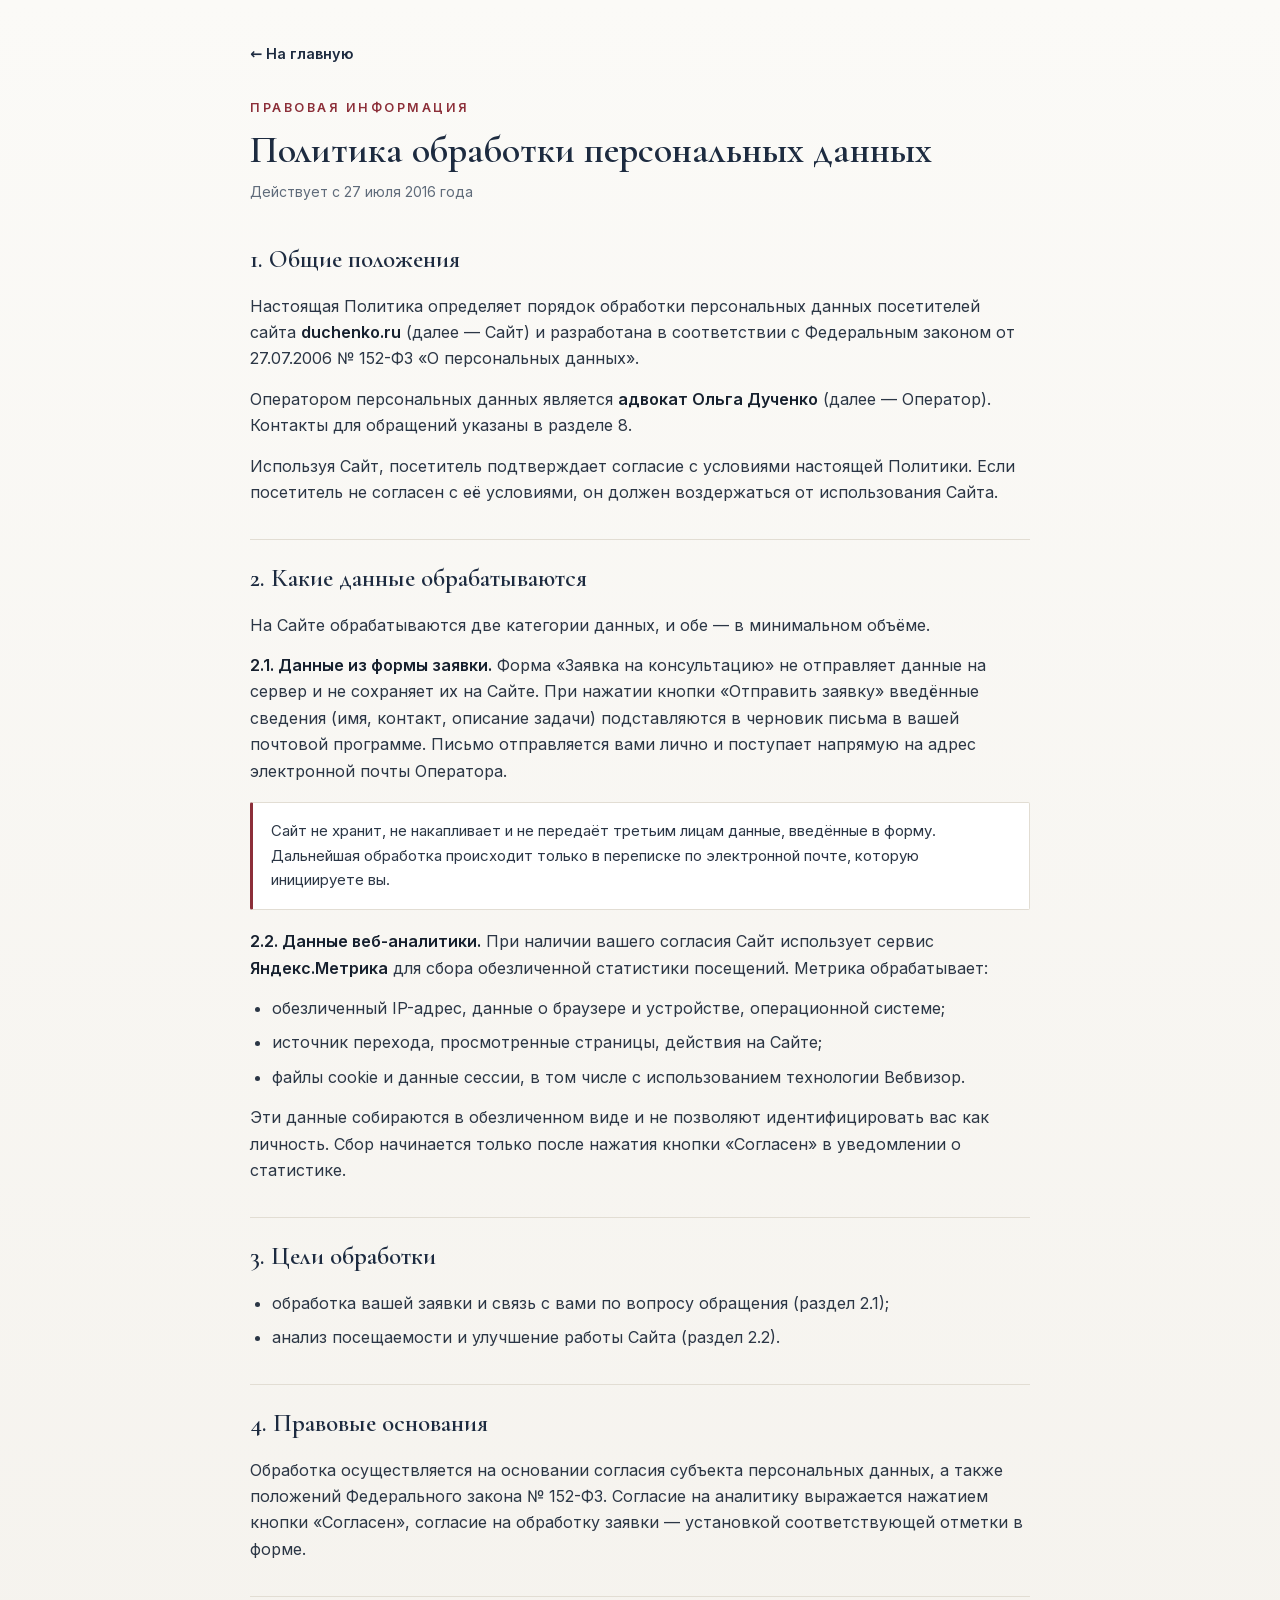
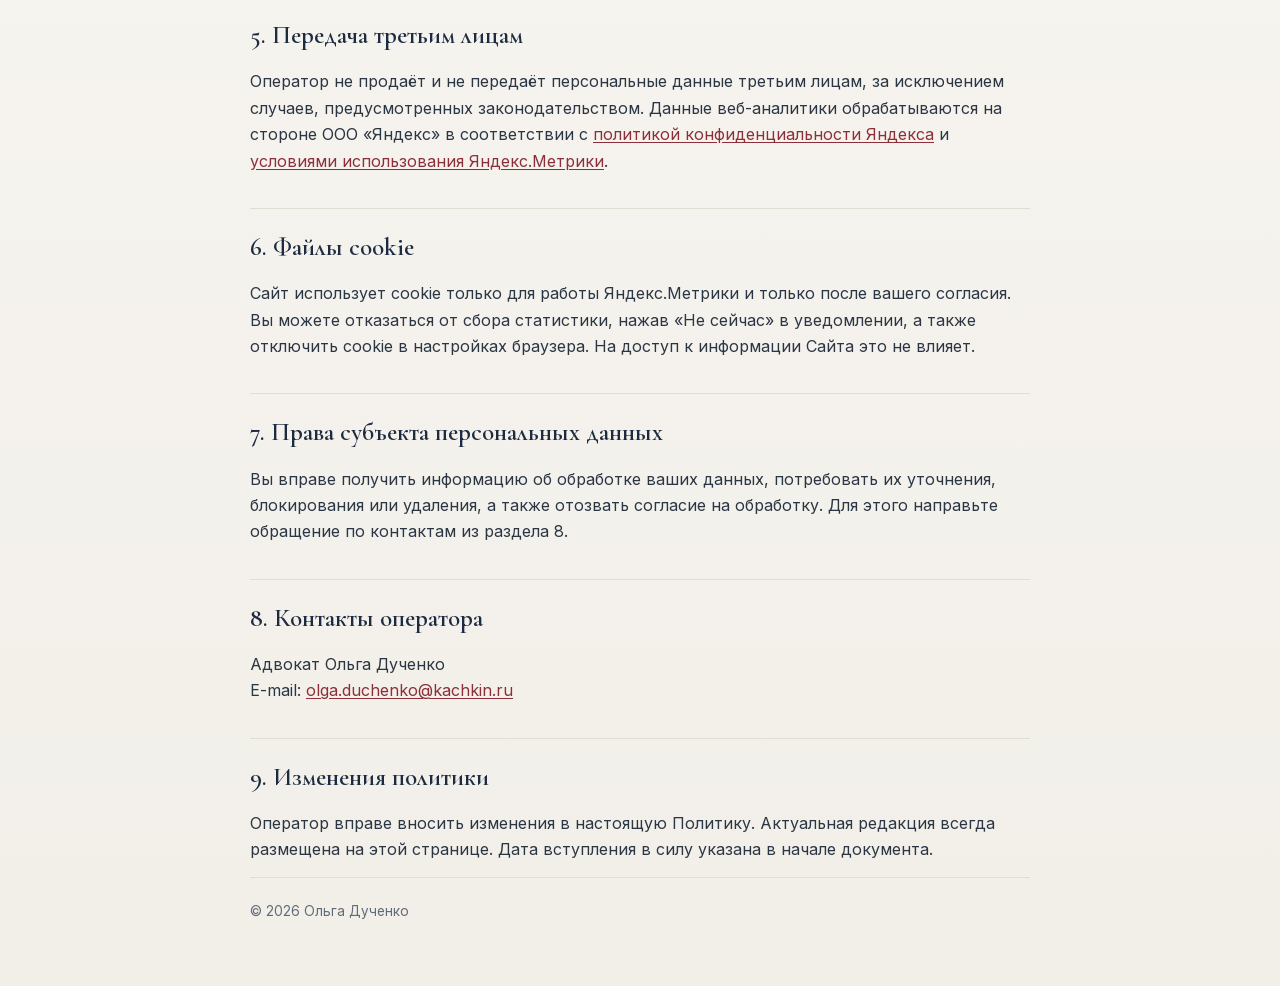
<file: privacy.html>
<!doctype html>
<html lang="ru">
<head>
<meta charset="utf-8">
<meta name="viewport" content="width=device-width, initial-scale=1">
<title>Политика обработки персональных данных — Адвокат Ольга Дученко</title>
<meta name="description" content="Политика обработки персональных данных сайта duchenko.ru в соответствии с Федеральным законом № 152-ФЗ.">
<meta name="robots" content="noindex, follow">
<meta name="theme-color" content="#1d2b40">
<link rel="stylesheet" href="fonts/fonts.css">
<link rel="icon" type="image/png" sizes="32x32" href="/img/favicon-32x32.png">
<link rel="icon" type="image/png" sizes="16x16" href="/img/favicon-16x16.png">
<style>
  *{margin:0;padding:0;box-sizing:border-box}
  :root{
    --ink:#16202e;--navy:#1d2b40;--navy-2:#243650;
    --gold:#8c2f39;--paper:#f9f8f6;--line:#e2ddd3;--muted:#5f6b7a;--white:#fff;
  }
  body{
    font-family:"Inter",system-ui,-apple-system,sans-serif;
    background:linear-gradient(180deg,#fbfaf7 0%,#f2efe9 100%);
    color:var(--ink);line-height:1.65;font-size:16px;
    padding:40px 24px 64px;
  }
  .wrap{max-width:780px;margin:0 auto}
  .back{
    display:inline-flex;align-items:center;gap:7px;color:var(--navy);
    text-decoration:none;font-weight:600;font-size:14.5px;margin-bottom:32px;
  }
  .back:hover{color:var(--gold)}
  .eyebrow{font-size:12.5px;font-weight:600;letter-spacing:2.5px;text-transform:uppercase;color:var(--gold);margin-bottom:10px}
  h1{font-family:"Cormorant Garamond",Georgia,serif;font-size:38px;font-weight:600;color:var(--navy);line-height:1.15;margin-bottom:8px}
  .updated{color:var(--muted);font-size:14px;margin-bottom:36px}
  h2{font-family:"Cormorant Garamond",Georgia,serif;font-size:25px;font-weight:600;color:var(--navy);margin:34px 0 12px;padding-top:18px;border-top:1px solid var(--line)}
  h2:first-of-type{border-top:none;padding-top:0}
  p{margin-bottom:14px;color:#2b3645}
  ul{margin:0 0 14px 22px;color:#2b3645}
  li{margin-bottom:8px}
  a{color:var(--gold);text-decoration:underline;text-underline-offset:2px}
  a:hover{color:var(--navy)}
  strong{color:var(--ink)}
  .note{background:var(--white);border:1px solid var(--line);border-left:3px solid var(--gold);border-radius:2px;padding:16px 18px;margin:18px 0;font-size:15px;color:#2b3645}
  footer{max-width:780px;margin:48px auto 0;padding-top:22px;border-top:1px solid var(--line);color:var(--muted);font-size:13.5px}
</style>
</head>
<body>
  <div class="wrap">
    <a class="back" href="/">← На главную</a>
    <div class="eyebrow">Правовая информация</div>
    <h1>Политика обработки персональных данных</h1>
    <p class="updated">Действует с 27 июля 2016 года</p>

    <h2>1. Общие положения</h2>
    <p>Настоящая Политика определяет порядок обработки персональных данных посетителей сайта <strong>duchenko.ru</strong> (далее — Сайт) и разработана в соответствии с Федеральным законом от 27.07.2006 № 152-ФЗ «О персональных данных».</p>
    <p>Оператором персональных данных является <strong>адвокат Ольга Дученко</strong> (далее — Оператор). Контакты для обращений указаны в разделе 8.</p>
    <p>Используя Сайт, посетитель подтверждает согласие с условиями настоящей Политики. Если посетитель не согласен с её условиями, он должен воздержаться от использования Сайта.</p>

    <h2>2. Какие данные обрабатываются</h2>
    <p>На Сайте обрабатываются две категории данных, и обе — в минимальном объёме.</p>

    <p><strong>2.1. Данные из формы заявки.</strong> Форма «Заявка на консультацию» не отправляет данные на сервер и не сохраняет их на Сайте. При нажатии кнопки «Отправить заявку» введённые сведения (имя, контакт, описание задачи) подставляются в черновик письма в вашей почтовой программе. Письмо отправляется вами лично и поступает напрямую на адрес электронной почты Оператора.</p>
    <div class="note">Сайт не хранит, не накапливает и не передаёт третьим лицам данные, введённые в форму. Дальнейшая обработка происходит только в переписке по электронной почте, которую инициируете вы.</div>

    <p><strong>2.2. Данные веб-аналитики.</strong> При наличии вашего согласия Сайт использует сервис <strong>Яндекс.Метрика</strong> для сбора обезличенной статистики посещений. Метрика обрабатывает:</p>
    <ul>
      <li>обезличенный IP-адрес, данные о браузере и устройстве, операционной системе;</li>
      <li>источник перехода, просмотренные страницы, действия на Сайте;</li>
      <li>файлы cookie и данные сессии, в том числе с использованием технологии Вебвизор.</li>
    </ul>
    <p>Эти данные собираются в обезличенном виде и не позволяют идентифицировать вас как личность. Сбор начинается только после нажатия кнопки «Согласен» в уведомлении о статистике.</p>

    <h2>3. Цели обработки</h2>
    <ul>
      <li>обработка вашей заявки и связь с вами по вопросу обращения (раздел 2.1);</li>
      <li>анализ посещаемости и улучшение работы Сайта (раздел 2.2).</li>
    </ul>

    <h2>4. Правовые основания</h2>
    <p>Обработка осуществляется на основании согласия субъекта персональных данных, а также положений Федерального закона № 152-ФЗ. Согласие на аналитику выражается нажатием кнопки «Согласен», согласие на обработку заявки — установкой соответствующей отметки в форме.</p>

    <h2>5. Передача третьим лицам</h2>
    <p>Оператор не продаёт и не передаёт персональные данные третьим лицам, за исключением случаев, предусмотренных законодательством. Данные веб-аналитики обрабатываются на стороне ООО «Яндекс» в соответствии с <a href="https://yandex.ru/legal/confidential/" target="_blank" rel="noopener nofollow">политикой конфиденциальности Яндекса</a> и <a href="https://yandex.ru/legal/metrica_termsofuse/" target="_blank" rel="noopener nofollow">условиями использования Яндекс.Метрики</a>.</p>

    <h2>6. Файлы cookie</h2>
    <p>Сайт использует cookie только для работы Яндекс.Метрики и только после вашего согласия. Вы можете отказаться от сбора статистики, нажав «Не сейчас» в уведомлении, а также отключить cookie в настройках браузера. На доступ к информации Сайта это не влияет.</p>

    <h2>7. Права субъекта персональных данных</h2>
    <p>Вы вправе получить информацию об обработке ваших данных, потребовать их уточнения, блокирования или удаления, а также отозвать согласие на обработку. Для этого направьте обращение по контактам из раздела 8.</p>

    <h2>8. Контакты оператора</h2>
    <p>Адвокат Ольга Дученко<br>
    E-mail: <a href="mailto:olga.duchenko@kachkin.ru">olga.duchenko@kachkin.ru</a></p>

    <h2>9. Изменения политики</h2>
    <p>Оператор вправе вносить изменения в настоящую Политику. Актуальная редакция всегда размещена на этой странице. Дата вступления в силу указана в начале документа.</p>
  </div>
  <footer class="wrap">© 2026 Ольга Дученко</footer>
</body>
</html>
</file>
<file: fonts/fonts.css>
/* cyrillic-ext */
@font-face {
  font-family: 'Cormorant Garamond';
  font-style: normal;
  font-weight: 500;
  font-display: swap;
  src: url(./CormorantGaramond-500-cyrillic-ext-dd44b6.woff2) format('woff2');
  unicode-range: U+0460-052F, U+1C80-1C8A, U+20B4, U+2DE0-2DFF, U+A640-A69F, U+FE2E-FE2F;
}
/* cyrillic */
@font-face {
  font-family: 'Cormorant Garamond';
  font-style: normal;
  font-weight: 500;
  font-display: swap;
  src: url(./CormorantGaramond-500-cyrillic-44d82a.woff2) format('woff2');
  unicode-range: U+0301, U+0400-045F, U+0490-0491, U+04B0-04B1, U+2116;
}
/* vietnamese */
@font-face {
  font-family: 'Cormorant Garamond';
  font-style: normal;
  font-weight: 500;
  font-display: swap;
  src: url(./CormorantGaramond-500-vietnamese-7f5a19.woff2) format('woff2');
  unicode-range: U+0102-0103, U+0110-0111, U+0128-0129, U+0168-0169, U+01A0-01A1, U+01AF-01B0, U+0300-0301, U+0303-0304, U+0308-0309, U+0323, U+0329, U+1EA0-1EF9, U+20AB;
}
/* latin-ext */
@font-face {
  font-family: 'Cormorant Garamond';
  font-style: normal;
  font-weight: 500;
  font-display: swap;
  src: url(./CormorantGaramond-500-latin-ext-211149.woff2) format('woff2');
  unicode-range: U+0100-02BA, U+02BD-02C5, U+02C7-02CC, U+02CE-02D7, U+02DD-02FF, U+0304, U+0308, U+0329, U+1D00-1DBF, U+1E00-1E9F, U+1EF2-1EFF, U+2020, U+20A0-20AB, U+20AD-20C0, U+2113, U+2C60-2C7F, U+A720-A7FF;
}
/* latin */
@font-face {
  font-family: 'Cormorant Garamond';
  font-style: normal;
  font-weight: 500;
  font-display: swap;
  src: url(./CormorantGaramond-500-latin-e99b45.woff2) format('woff2');
  unicode-range: U+0000-00FF, U+0131, U+0152-0153, U+02BB-02BC, U+02C6, U+02DA, U+02DC, U+0304, U+0308, U+0329, U+2000-206F, U+20AC, U+2122, U+2191, U+2193, U+2212, U+2215, U+FEFF, U+FFFD;
}
/* cyrillic-ext */
@font-face {
  font-family: 'Cormorant Garamond';
  font-style: normal;
  font-weight: 600;
  font-display: swap;
  src: url(./CormorantGaramond-500-cyrillic-ext-dd44b6.woff2) format('woff2');
  unicode-range: U+0460-052F, U+1C80-1C8A, U+20B4, U+2DE0-2DFF, U+A640-A69F, U+FE2E-FE2F;
}
/* cyrillic */
@font-face {
  font-family: 'Cormorant Garamond';
  font-style: normal;
  font-weight: 600;
  font-display: swap;
  src: url(./CormorantGaramond-500-cyrillic-44d82a.woff2) format('woff2');
  unicode-range: U+0301, U+0400-045F, U+0490-0491, U+04B0-04B1, U+2116;
}
/* vietnamese */
@font-face {
  font-family: 'Cormorant Garamond';
  font-style: normal;
  font-weight: 600;
  font-display: swap;
  src: url(./CormorantGaramond-500-vietnamese-7f5a19.woff2) format('woff2');
  unicode-range: U+0102-0103, U+0110-0111, U+0128-0129, U+0168-0169, U+01A0-01A1, U+01AF-01B0, U+0300-0301, U+0303-0304, U+0308-0309, U+0323, U+0329, U+1EA0-1EF9, U+20AB;
}
/* latin-ext */
@font-face {
  font-family: 'Cormorant Garamond';
  font-style: normal;
  font-weight: 600;
  font-display: swap;
  src: url(./CormorantGaramond-500-latin-ext-211149.woff2) format('woff2');
  unicode-range: U+0100-02BA, U+02BD-02C5, U+02C7-02CC, U+02CE-02D7, U+02DD-02FF, U+0304, U+0308, U+0329, U+1D00-1DBF, U+1E00-1E9F, U+1EF2-1EFF, U+2020, U+20A0-20AB, U+20AD-20C0, U+2113, U+2C60-2C7F, U+A720-A7FF;
}
/* latin */
@font-face {
  font-family: 'Cormorant Garamond';
  font-style: normal;
  font-weight: 600;
  font-display: swap;
  src: url(./CormorantGaramond-500-latin-e99b45.woff2) format('woff2');
  unicode-range: U+0000-00FF, U+0131, U+0152-0153, U+02BB-02BC, U+02C6, U+02DA, U+02DC, U+0304, U+0308, U+0329, U+2000-206F, U+20AC, U+2122, U+2191, U+2193, U+2212, U+2215, U+FEFF, U+FFFD;
}
/* cyrillic-ext */
@font-face {
  font-family: 'Cormorant Garamond';
  font-style: normal;
  font-weight: 700;
  font-display: swap;
  src: url(./CormorantGaramond-500-cyrillic-ext-dd44b6.woff2) format('woff2');
  unicode-range: U+0460-052F, U+1C80-1C8A, U+20B4, U+2DE0-2DFF, U+A640-A69F, U+FE2E-FE2F;
}
/* cyrillic */
@font-face {
  font-family: 'Cormorant Garamond';
  font-style: normal;
  font-weight: 700;
  font-display: swap;
  src: url(./CormorantGaramond-500-cyrillic-44d82a.woff2) format('woff2');
  unicode-range: U+0301, U+0400-045F, U+0490-0491, U+04B0-04B1, U+2116;
}
/* vietnamese */
@font-face {
  font-family: 'Cormorant Garamond';
  font-style: normal;
  font-weight: 700;
  font-display: swap;
  src: url(./CormorantGaramond-500-vietnamese-7f5a19.woff2) format('woff2');
  unicode-range: U+0102-0103, U+0110-0111, U+0128-0129, U+0168-0169, U+01A0-01A1, U+01AF-01B0, U+0300-0301, U+0303-0304, U+0308-0309, U+0323, U+0329, U+1EA0-1EF9, U+20AB;
}
/* latin-ext */
@font-face {
  font-family: 'Cormorant Garamond';
  font-style: normal;
  font-weight: 700;
  font-display: swap;
  src: url(./CormorantGaramond-500-latin-ext-211149.woff2) format('woff2');
  unicode-range: U+0100-02BA, U+02BD-02C5, U+02C7-02CC, U+02CE-02D7, U+02DD-02FF, U+0304, U+0308, U+0329, U+1D00-1DBF, U+1E00-1E9F, U+1EF2-1EFF, U+2020, U+20A0-20AB, U+20AD-20C0, U+2113, U+2C60-2C7F, U+A720-A7FF;
}
/* latin */
@font-face {
  font-family: 'Cormorant Garamond';
  font-style: normal;
  font-weight: 700;
  font-display: swap;
  src: url(./CormorantGaramond-500-latin-e99b45.woff2) format('woff2');
  unicode-range: U+0000-00FF, U+0131, U+0152-0153, U+02BB-02BC, U+02C6, U+02DA, U+02DC, U+0304, U+0308, U+0329, U+2000-206F, U+20AC, U+2122, U+2191, U+2193, U+2212, U+2215, U+FEFF, U+FFFD;
}
/* cyrillic-ext */
@font-face {
  font-family: 'Inter';
  font-style: normal;
  font-weight: 400;
  font-display: swap;
  src: url(./Inter-400-cyrillic-ext-724915.woff2) format('woff2');
  unicode-range: U+0460-052F, U+1C80-1C8A, U+20B4, U+2DE0-2DFF, U+A640-A69F, U+FE2E-FE2F;
}
/* cyrillic */
@font-face {
  font-family: 'Inter';
  font-style: normal;
  font-weight: 400;
  font-display: swap;
  src: url(./Inter-400-cyrillic-e34c5f.woff2) format('woff2');
  unicode-range: U+0301, U+0400-045F, U+0490-0491, U+04B0-04B1, U+2116;
}
/* greek-ext */
@font-face {
  font-family: 'Inter';
  font-style: normal;
  font-weight: 400;
  font-display: swap;
  src: url(./Inter-400-greek-ext-6e1a6b.woff2) format('woff2');
  unicode-range: U+1F00-1FFF;
}
/* greek */
@font-face {
  font-family: 'Inter';
  font-style: normal;
  font-weight: 400;
  font-display: swap;
  src: url(./Inter-400-greek-656bbe.woff2) format('woff2');
  unicode-range: U+0370-0377, U+037A-037F, U+0384-038A, U+038C, U+038E-03A1, U+03A3-03FF;
}
/* vietnamese */
@font-face {
  font-family: 'Inter';
  font-style: normal;
  font-weight: 400;
  font-display: swap;
  src: url(./Inter-400-vietnamese-fc83e0.woff2) format('woff2');
  unicode-range: U+0102-0103, U+0110-0111, U+0128-0129, U+0168-0169, U+01A0-01A1, U+01AF-01B0, U+0300-0301, U+0303-0304, U+0308-0309, U+0323, U+0329, U+1EA0-1EF9, U+20AB;
}
/* latin-ext */
@font-face {
  font-family: 'Inter';
  font-style: normal;
  font-weight: 400;
  font-display: swap;
  src: url(./Inter-400-latin-ext-749a30.woff2) format('woff2');
  unicode-range: U+0100-02BA, U+02BD-02C5, U+02C7-02CC, U+02CE-02D7, U+02DD-02FF, U+0304, U+0308, U+0329, U+1D00-1DBF, U+1E00-1E9F, U+1EF2-1EFF, U+2020, U+20A0-20AB, U+20AD-20C0, U+2113, U+2C60-2C7F, U+A720-A7FF;
}
/* latin */
@font-face {
  font-family: 'Inter';
  font-style: normal;
  font-weight: 400;
  font-display: swap;
  src: url(./Inter-400-latin-1ab1ad.woff2) format('woff2');
  unicode-range: U+0000-00FF, U+0131, U+0152-0153, U+02BB-02BC, U+02C6, U+02DA, U+02DC, U+0304, U+0308, U+0329, U+2000-206F, U+20AC, U+2122, U+2191, U+2193, U+2212, U+2215, U+FEFF, U+FFFD;
}
/* cyrillic-ext */
@font-face {
  font-family: 'Inter';
  font-style: normal;
  font-weight: 500;
  font-display: swap;
  src: url(./Inter-400-cyrillic-ext-724915.woff2) format('woff2');
  unicode-range: U+0460-052F, U+1C80-1C8A, U+20B4, U+2DE0-2DFF, U+A640-A69F, U+FE2E-FE2F;
}
/* cyrillic */
@font-face {
  font-family: 'Inter';
  font-style: normal;
  font-weight: 500;
  font-display: swap;
  src: url(./Inter-400-cyrillic-e34c5f.woff2) format('woff2');
  unicode-range: U+0301, U+0400-045F, U+0490-0491, U+04B0-04B1, U+2116;
}
/* greek-ext */
@font-face {
  font-family: 'Inter';
  font-style: normal;
  font-weight: 500;
  font-display: swap;
  src: url(./Inter-400-greek-ext-6e1a6b.woff2) format('woff2');
  unicode-range: U+1F00-1FFF;
}
/* greek */
@font-face {
  font-family: 'Inter';
  font-style: normal;
  font-weight: 500;
  font-display: swap;
  src: url(./Inter-400-greek-656bbe.woff2) format('woff2');
  unicode-range: U+0370-0377, U+037A-037F, U+0384-038A, U+038C, U+038E-03A1, U+03A3-03FF;
}
/* vietnamese */
@font-face {
  font-family: 'Inter';
  font-style: normal;
  font-weight: 500;
  font-display: swap;
  src: url(./Inter-400-vietnamese-fc83e0.woff2) format('woff2');
  unicode-range: U+0102-0103, U+0110-0111, U+0128-0129, U+0168-0169, U+01A0-01A1, U+01AF-01B0, U+0300-0301, U+0303-0304, U+0308-0309, U+0323, U+0329, U+1EA0-1EF9, U+20AB;
}
/* latin-ext */
@font-face {
  font-family: 'Inter';
  font-style: normal;
  font-weight: 500;
  font-display: swap;
  src: url(./Inter-400-latin-ext-749a30.woff2) format('woff2');
  unicode-range: U+0100-02BA, U+02BD-02C5, U+02C7-02CC, U+02CE-02D7, U+02DD-02FF, U+0304, U+0308, U+0329, U+1D00-1DBF, U+1E00-1E9F, U+1EF2-1EFF, U+2020, U+20A0-20AB, U+20AD-20C0, U+2113, U+2C60-2C7F, U+A720-A7FF;
}
/* latin */
@font-face {
  font-family: 'Inter';
  font-style: normal;
  font-weight: 500;
  font-display: swap;
  src: url(./Inter-400-latin-1ab1ad.woff2) format('woff2');
  unicode-range: U+0000-00FF, U+0131, U+0152-0153, U+02BB-02BC, U+02C6, U+02DA, U+02DC, U+0304, U+0308, U+0329, U+2000-206F, U+20AC, U+2122, U+2191, U+2193, U+2212, U+2215, U+FEFF, U+FFFD;
}
/* cyrillic-ext */
@font-face {
  font-family: 'Inter';
  font-style: normal;
  font-weight: 600;
  font-display: swap;
  src: url(./Inter-400-cyrillic-ext-724915.woff2) format('woff2');
  unicode-range: U+0460-052F, U+1C80-1C8A, U+20B4, U+2DE0-2DFF, U+A640-A69F, U+FE2E-FE2F;
}
/* cyrillic */
@font-face {
  font-family: 'Inter';
  font-style: normal;
  font-weight: 600;
  font-display: swap;
  src: url(./Inter-400-cyrillic-e34c5f.woff2) format('woff2');
  unicode-range: U+0301, U+0400-045F, U+0490-0491, U+04B0-04B1, U+2116;
}
/* greek-ext */
@font-face {
  font-family: 'Inter';
  font-style: normal;
  font-weight: 600;
  font-display: swap;
  src: url(./Inter-400-greek-ext-6e1a6b.woff2) format('woff2');
  unicode-range: U+1F00-1FFF;
}
/* greek */
@font-face {
  font-family: 'Inter';
  font-style: normal;
  font-weight: 600;
  font-display: swap;
  src: url(./Inter-400-greek-656bbe.woff2) format('woff2');
  unicode-range: U+0370-0377, U+037A-037F, U+0384-038A, U+038C, U+038E-03A1, U+03A3-03FF;
}
/* vietnamese */
@font-face {
  font-family: 'Inter';
  font-style: normal;
  font-weight: 600;
  font-display: swap;
  src: url(./Inter-400-vietnamese-fc83e0.woff2) format('woff2');
  unicode-range: U+0102-0103, U+0110-0111, U+0128-0129, U+0168-0169, U+01A0-01A1, U+01AF-01B0, U+0300-0301, U+0303-0304, U+0308-0309, U+0323, U+0329, U+1EA0-1EF9, U+20AB;
}
/* latin-ext */
@font-face {
  font-family: 'Inter';
  font-style: normal;
  font-weight: 600;
  font-display: swap;
  src: url(./Inter-400-latin-ext-749a30.woff2) format('woff2');
  unicode-range: U+0100-02BA, U+02BD-02C5, U+02C7-02CC, U+02CE-02D7, U+02DD-02FF, U+0304, U+0308, U+0329, U+1D00-1DBF, U+1E00-1E9F, U+1EF2-1EFF, U+2020, U+20A0-20AB, U+20AD-20C0, U+2113, U+2C60-2C7F, U+A720-A7FF;
}
/* latin */
@font-face {
  font-family: 'Inter';
  font-style: normal;
  font-weight: 600;
  font-display: swap;
  src: url(./Inter-400-latin-1ab1ad.woff2) format('woff2');
  unicode-range: U+0000-00FF, U+0131, U+0152-0153, U+02BB-02BC, U+02C6, U+02DA, U+02DC, U+0304, U+0308, U+0329, U+2000-206F, U+20AC, U+2122, U+2191, U+2193, U+2212, U+2215, U+FEFF, U+FFFD;
}
</file>
